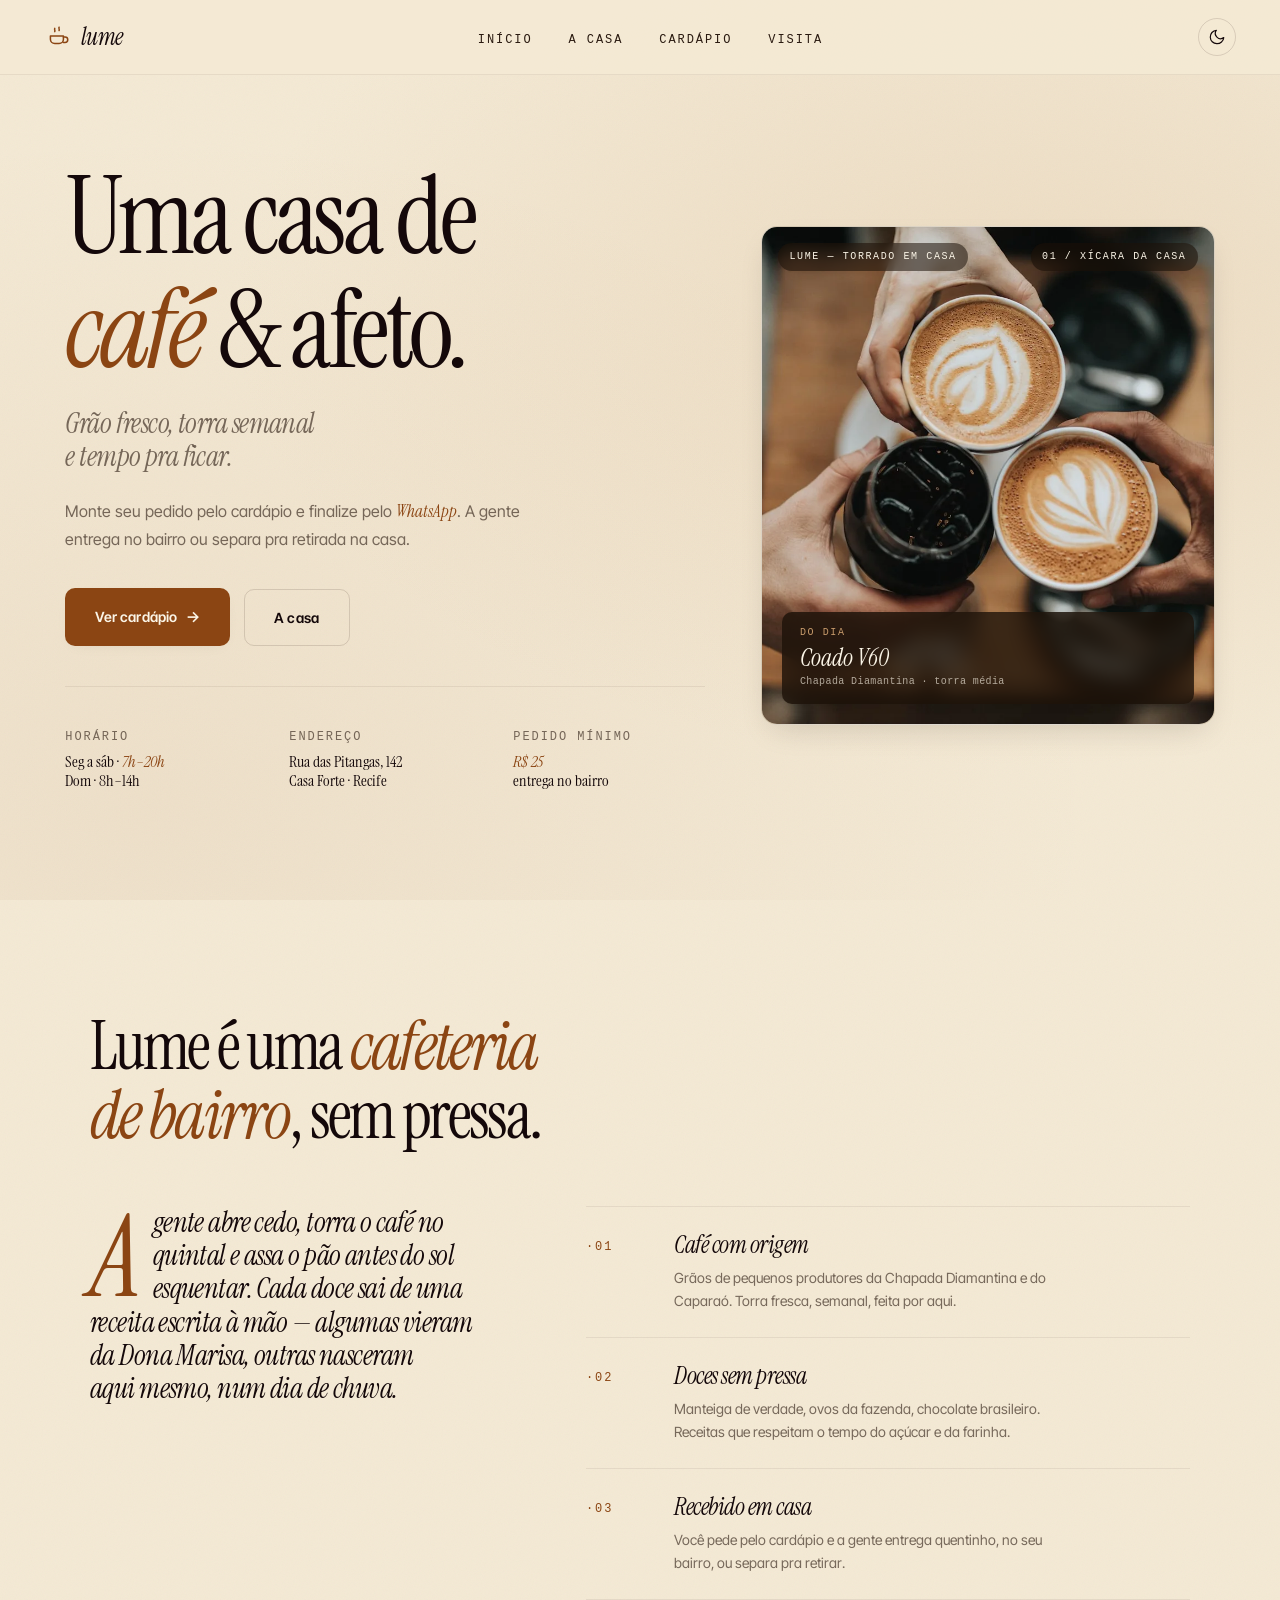
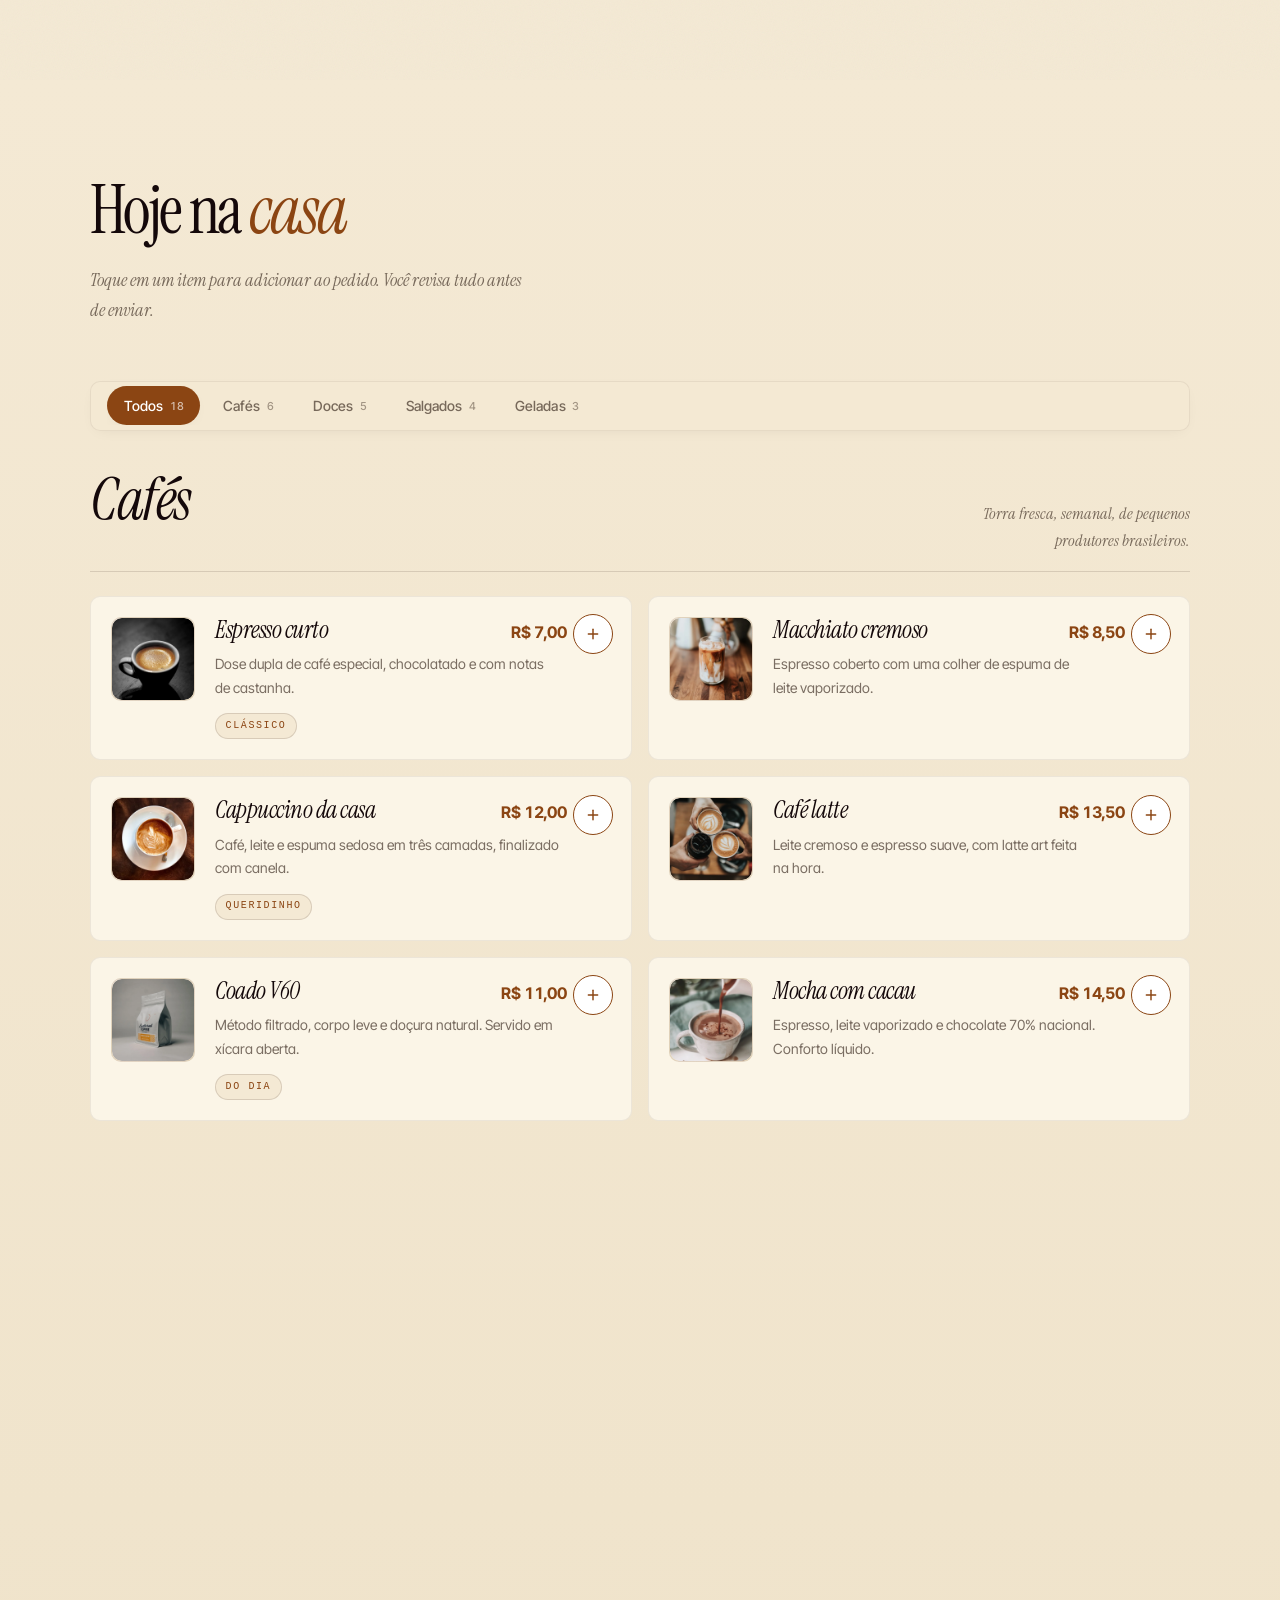
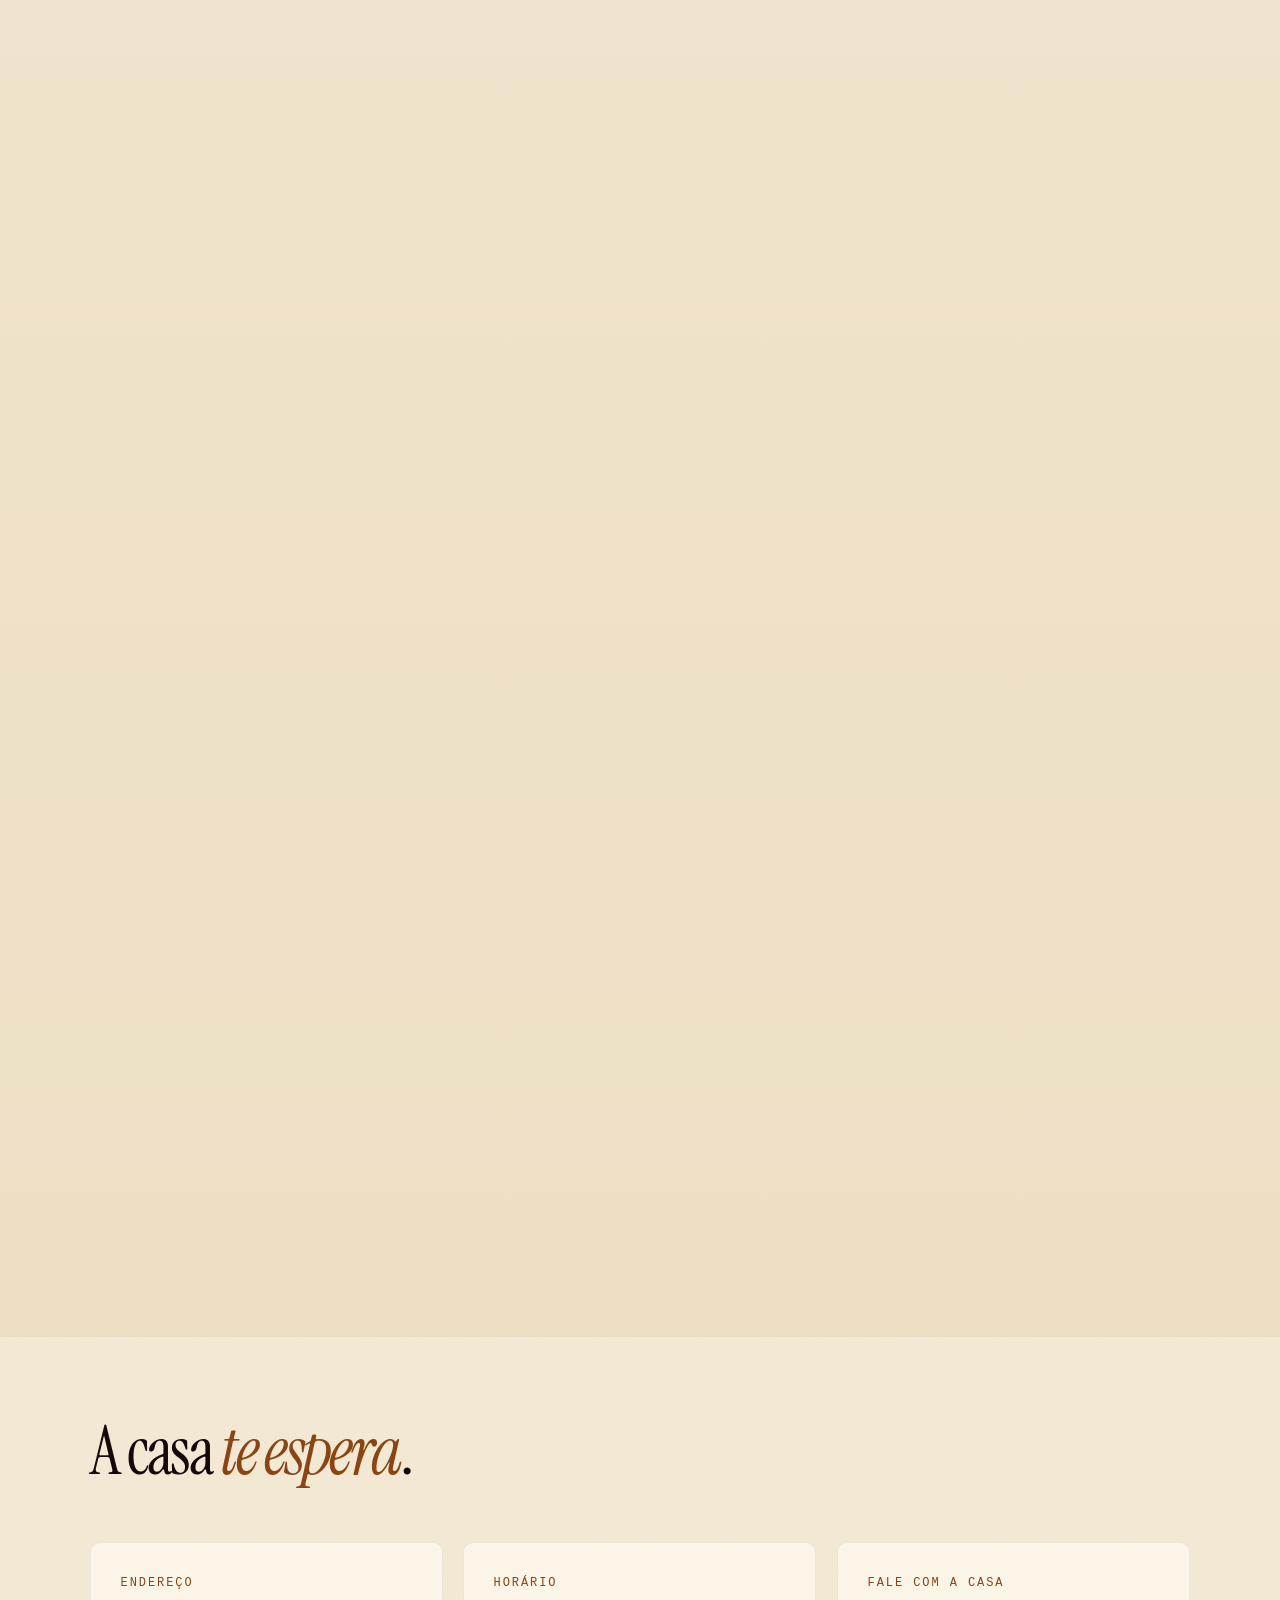
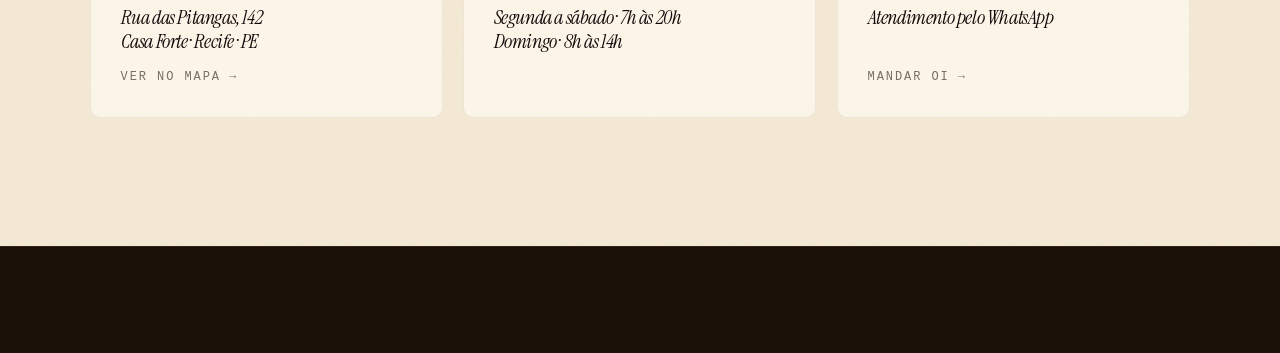
<file: index.html>
<!DOCTYPE html>
<html lang="pt-br">
  <head>
    <meta charset="UTF-8" />
    <meta name="author" content="João Pedro · dev.Kappiushon" />
    <meta
      name="description"
      content="Lume — café & confeitaria. Cardápio digital com pedido pelo WhatsApp. Cafés especiais, doces de confeitaria e quitutes para acompanhar o seu dia."
    />
    <meta
      name="keywords"
      content="cardápio digital, café, confeitaria, lume, cafeteria, pedido whatsapp, menu online, doces, café especial, recife"
    />
    <meta name="viewport" content="width=device-width, initial-scale=1.0" />
    <meta name="theme-color" content="#f5ebd8" />
    <meta name="copyright" content="João Pedro 2026" />
    <meta http-equiv="content-language" content="pt-br" />
    <meta property="og:title" content="Lume · café & confeitaria" />
    <meta property="og:description" content="Cardápio digital. Peça pelo WhatsApp em segundos." />
    <meta property="og:type" content="website" />
    <meta property="og:site_name" content="Lume" />
    <meta property="og:locale" content="pt_BR" />
    <meta name="twitter:card" content="summary_large_image" />
    <meta name="twitter:creator" content="@devkappiushon" />
    <meta name="robots" content="index, follow" />
    <link rel="preload" as="image" href="assets/images/hero/coffee.webp" type="image/webp" fetchpriority="high" />
    <link rel="preconnect" href="https://fonts.googleapis.com" />
    <link rel="preconnect" href="https://fonts.gstatic.com" crossorigin />
    <link
      href="https://fonts.googleapis.com/css2?family=Instrument+Serif:ital@0;1&family=Inter+Tight:wght@400;500;600;700;800&display=swap"
      rel="stylesheet"
    />
    <link rel="stylesheet" href="assets/css/style.css" />
    <link rel="icon" type="image/svg+xml" href="assets/favicon.svg" />
    <title>Lume · café & confeitaria</title>
    <script>
      // Theme bootstrap: aplica antes do paint (anti-flash) e wirea o toggle
      // direto aqui (não depende de ES modules) — garante que funcione
      // mesmo em browsers/contextos que bloqueiem modules.
      (() => {
        const KEY = 'lume.theme';
        const COLORS = { light: '#f5ebd8', dark: '#1c1108' };
        const root = document.documentElement;

        const read = () => { try { return localStorage.getItem(KEY); } catch { return null; } };
        const write = (v) => { try { localStorage.setItem(KEY, v); } catch {} };
        const prefers = () => window.matchMedia('(prefers-color-scheme: dark)').matches;

        const apply = (theme, persist) => {
          // Swap instantâneo: desliga transitions enquanto troca o tema
          // (evita animar 17+ seletores simultaneamente em hardware antigo).
          root.classList.add('theme-changing');
          root.dataset.theme = theme;
          if (persist) write(theme);
          const meta = document.querySelector('meta[name="theme-color"]');
          if (meta) meta.setAttribute('content', COLORS[theme] || COLORS.light);
          const btn = document.getElementById('theme-toggle');
          if (btn) btn.setAttribute('aria-label', theme === 'dark' ? 'Mudar para tema claro' : 'Mudar para tema escuro');
          // 2 RAFs garante que o paint do novo tema aconteceu antes de
          // reabilitar transitions (senão ainda anima do estado antigo).
          requestAnimationFrame(() => {
            requestAnimationFrame(() => {
              root.classList.remove('theme-changing');
            });
          });
        };

        // estado inicial (anti-flash)
        apply(read() || (prefers() ? 'dark' : 'light'), false);

        // wire o botão assim que existir no DOM
        const wire = () => {
          const btn = document.getElementById('theme-toggle');
          if (!btn || btn.dataset.wired) return;
          btn.dataset.wired = '1';
          btn.addEventListener('click', () => {
            apply(root.dataset.theme === 'dark' ? 'light' : 'dark', true);
          });
        };
        if (document.readyState !== 'loading') wire();
        else document.addEventListener('DOMContentLoaded', wire);

        // segue o SO se não houver override salvo
        window.matchMedia('(prefers-color-scheme: dark)').addEventListener('change', (e) => {
          if (read()) return;
          apply(e.matches ? 'dark' : 'light', false);
        });
      })();
    </script>
  </head>

  <body>
    <header class="header" id="header">
      <div class="container">
        <a href="#home" class="logo" aria-label="Lume — voltar ao topo">
          <span class="logo-mark" aria-hidden="true">
            <svg viewBox="0 0 24 24" fill="none" stroke="currentColor" stroke-width="1.4" stroke-linecap="round" stroke-linejoin="round">
              <path d="M5 11h12v3a4 4 0 0 1-4 4H9a4 4 0 0 1-4-4v-3z"/>
              <path d="M17 12h1.5a2.5 2.5 0 0 1 0 5H17"/>
              <path d="M9 4c-.6 1 .6 2 0 3"/>
              <path d="M13 3c-.6 1 .6 2 0 3"/>
            </svg>
          </span>
          <span class="logo-text">lume</span>
        </a>
        <nav class="navbar" id="navbar" aria-label="Navegação principal">
          <ul>
            <li><a href="#home">Início</a></li>
            <li><a href="#sobre">A casa</a></li>
            <li><a href="#cardapio">Cardápio</a></li>
            <li><a href="#contato">Visita</a></li>
          </ul>
        </nav>
        <button class="theme-toggle" id="theme-toggle" type="button" aria-label="Alternar tema claro e escuro">
          <svg class="icon-moon" viewBox="0 0 24 24" fill="none" stroke="currentColor" stroke-width="1.6" stroke-linecap="round" stroke-linejoin="round" aria-hidden="true">
            <path d="M21 12.79A9 9 0 1 1 11.21 3 7 7 0 0 0 21 12.79z"/>
          </svg>
          <svg class="icon-sun" viewBox="0 0 24 24" fill="none" stroke="currentColor" stroke-width="1.6" stroke-linecap="round" stroke-linejoin="round" aria-hidden="true">
            <circle cx="12" cy="12" r="4.5"/>
            <line x1="12" y1="2" x2="12" y2="4"/>
            <line x1="12" y1="20" x2="12" y2="22"/>
            <line x1="4.93" y1="4.93" x2="6.34" y2="6.34"/>
            <line x1="17.66" y1="17.66" x2="19.07" y2="19.07"/>
            <line x1="2" y1="12" x2="4" y2="12"/>
            <line x1="20" y1="12" x2="22" y2="12"/>
            <line x1="4.93" y1="19.07" x2="6.34" y2="17.66"/>
            <line x1="17.66" y1="6.34" x2="19.07" y2="4.93"/>
          </svg>
        </button>
        <div class="menu-toggle" id="menu-toggle" role="button" aria-label="Abrir menu" aria-expanded="false" tabindex="0">
          <span class="bar"></span>
          <span class="bar"></span>
          <span class="bar"></span>
        </div>
      </div>
    </header>

    <main id="home" class="home">
      <div class="scroll-progress" id="scroll-progress" aria-hidden="true"></div>

      <!-- ── Hero ─────────────────────────── -->
      <section class="hero">
        <div class="container">
          <div class="hero-grid">
            <div class="hero-content">
              <h1>Uma casa de <em>café</em> &amp; afeto.</h1>
              <p class="hero-tagline">Grão fresco, torra semanal e tempo pra ficar.</p>
              <p class="lead">Monte seu pedido pelo cardápio e finalize pelo <em>WhatsApp</em>. A gente entrega no bairro ou separa pra retirada na casa.</p>
              <div class="hero-ctas">
                <a href="#cardapio" class="btn-hero btn-magnetic">Ver cardápio</a>
                <a href="#sobre" class="btn-hero-outline">A casa</a>
              </div>
              <div class="hero-meta">
                <div class="hero-meta-item">
                  <span class="hero-meta-label">Horário</span>
                  <span class="hero-meta-value">Seg a sáb · <strong>7h–20h</strong><br/>Dom · 8h–14h</span>
                </div>
                <div class="hero-meta-item">
                  <span class="hero-meta-label">Endereço</span>
                  <span class="hero-meta-value">Rua das Pitangas, 142<br/>Casa Forte · Recife</span>
                </div>
                <div class="hero-meta-item">
                  <span class="hero-meta-label">Pedido mínimo</span>
                  <span class="hero-meta-value"><strong>R$ 25</strong><br/>entrega no bairro</span>
                </div>
              </div>
            </div>

            <aside class="hero-art" aria-hidden="true">
              <div class="hero-art-frame">
                <picture>
                  <source srcset="assets/images/hero/coffee.webp" type="image/webp" />
                  <img class="hero-art-photo"
                       src="assets/images/hero/coffee.jpg"
                       alt=""
                       loading="eager"
                       decoding="async" />
                </picture>
                <div class="hero-art-tag">
                  <span class="hero-art-tag-eyebrow">do dia</span>
                  <span class="hero-art-tag-name">Coado V60</span>
                  <span class="hero-art-tag-meta">Chapada Diamantina · torra média</span>
                </div>
              </div>
            </aside>
          </div>
        </div>
      </section>

      <!-- ── Sobre a casa ─────────────────── -->
      <section id="sobre" class="about">
        <div class="container">
          <header class="section-head reveal">
            <h2 class="section-title">Lume é uma <em>cafeteria de bairro</em>, sem pressa.</h2>
          </header>
          <div class="about-grid">
            <p class="about-lead reveal">
              A gente abre cedo, torra o café no quintal e assa o pão antes do sol esquentar. Cada doce sai de uma receita escrita à mão — algumas vieram da Dona Marisa, outras nasceram aqui mesmo, num dia de chuva.
            </p>
            <ul class="about-pillars">
              <li class="reveal">
                <span class="pillar-num">·01</span>
                <h3>Café com origem</h3>
                <p>Grãos de pequenos produtores da Chapada Diamantina e do Caparaó. Torra fresca, semanal, feita por aqui.</p>
              </li>
              <li class="reveal">
                <span class="pillar-num">·02</span>
                <h3>Doces sem pressa</h3>
                <p>Manteiga de verdade, ovos da fazenda, chocolate brasileiro. Receitas que respeitam o tempo do açúcar e da farinha.</p>
              </li>
              <li class="reveal">
                <span class="pillar-num">·03</span>
                <h3>Recebido em casa</h3>
                <p>Você pede pelo cardápio e a gente entrega quentinho, no seu bairro, ou separa pra retirar.</p>
              </li>
            </ul>
          </div>
        </div>
      </section>

      <!-- ── Cardápio ─────────────────────── -->
      <section id="cardapio" class="menu-section">
        <div class="container">
          <header class="section-head reveal">
            <h2 class="section-title">Hoje na <em>casa</em></h2>
            <p class="section-sub">Toque em um item para adicionar ao pedido. Você revisa tudo antes de enviar.</p>
          </header>

          <div class="menu-tabs-wrap" id="menu-tabs-wrap">
            <div class="menu-tabs reveal" role="tablist" aria-label="Categorias do cardápio" id="menu-tabs">
              <!-- pills injetados via JS a partir de data/menu.js -->
            </div>
          </div>

          <div class="menu-list" id="menu-list" aria-live="polite">
            <!-- categorias e linhas injetados via JS -->
          </div>
        </div>
      </section>

      <!-- ── Visita / Contato ─────────────── -->
      <section id="contato" class="visit">
        <div class="container">
          <header class="section-head reveal">
            <h2 class="section-title">A casa <em>te espera</em>.</h2>
          </header>
          <div class="visit-grid">
            <div class="visit-card reveal">
              <span class="visit-label">Endereço</span>
              <p>Rua das Pitangas, 142<br/>Casa Forte · Recife · PE</p>
              <a href="https://maps.google.com/?q=Casa+Forte+Recife" target="_blank" rel="noopener" class="link-arrow">Ver no mapa <span aria-hidden="true">→</span></a>
            </div>
            <div class="visit-card reveal">
              <span class="visit-label">Horário</span>
              <p>Segunda a sábado · 7h às 20h<br/>Domingo · 8h às 14h</p>
            </div>
            <div class="visit-card reveal">
              <span class="visit-label">Fale com a casa</span>
              <p>Atendimento pelo WhatsApp</p>
              <a href="#" class="link-arrow">Mandar oi <span aria-hidden="true">→</span></a>
            </div>
          </div>
        </div>
      </section>
    </main>

    <footer class="footer" id="footer">
      <div class="footer-left">
        <p>© 2026 <b>Lume</b> · café &amp; confeitaria</p>
      </div>
      <div class="footer-social">
        <a href="#" aria-label="Instagram">
          <svg viewBox="0 0 24 24" fill="none" stroke="currentColor" stroke-width="1.6" stroke-linecap="round" stroke-linejoin="round"><rect x="2" y="2" width="20" height="20" rx="5"/><circle cx="12" cy="12" r="4"/><line x1="17.5" y1="6.5" x2="17.51" y2="6.5"/></svg>
        </a>
        <a href="#" aria-label="WhatsApp">
          <svg viewBox="0 0 24 24" fill="currentColor"><path d="M17.472 14.382c-.297-.149-1.758-.867-2.03-.967-.273-.099-.471-.148-.67.15-.197.297-.767.966-.94 1.164-.173.199-.347.223-.644.075-.297-.15-1.255-.463-2.39-1.475-.883-.788-1.48-1.761-1.653-2.059-.173-.297-.018-.458.13-.606.134-.133.298-.347.446-.52.149-.174.198-.298.298-.497.099-.198.05-.371-.025-.52-.075-.149-.669-1.612-.916-2.207-.242-.579-.487-.5-.669-.51-.173-.008-.371-.01-.57-.01-.198 0-.52.074-.792.372-.272.297-1.04 1.016-1.04 2.479 0 1.462 1.065 2.875 1.213 3.074.149.198 2.096 3.2 5.077 4.487.709.306 1.262.489 1.694.625.712.227 1.36.195 1.871.118.571-.085 1.758-.719 2.006-1.413.248-.694.248-1.289.173-1.413-.074-.124-.272-.198-.57-.347m-5.421 7.403h-.004a9.87 9.87 0 01-5.031-1.378l-.361-.214-3.741.982.998-3.648-.235-.374a9.86 9.86 0 01-1.51-5.26c.001-5.45 4.436-9.884 9.888-9.884 2.64 0 5.122 1.03 6.988 2.898a9.825 9.825 0 012.893 6.994c-.003 5.45-4.437 9.884-9.885 9.884m8.413-18.297A11.815 11.815 0 0012.05 0C5.495 0 .16 5.335.157 11.892c0 2.096.547 4.142 1.588 5.945L.057 24l6.305-1.654a11.882 11.882 0 005.683 1.448h.005c6.554 0 11.89-5.335 11.893-11.893a11.821 11.821 0 00-3.48-8.413z"/></svg>
        </a>
      </div>
      <div class="footer-right">
        <a class="footer-mark" href="https://montesouza.dev" target="_blank" rel="noopener">
          <span class="footer-mark-by">by</span>
          <span class="footer-mark-name">MONTESOUZA.DEV</span>
          <span class="footer-mark-arrow" aria-hidden="true">→</span>
        </a>
      </div>
    </footer>

    <!-- ── Cart FAB (botão flutuante do carrinho) ── -->
    <button class="cart-fab" id="cart-fab" aria-label="Abrir pedido" aria-controls="cart-drawer" aria-expanded="false">
      <svg viewBox="0 0 24 24" fill="none" stroke="currentColor" stroke-width="1.7" stroke-linecap="round" stroke-linejoin="round" aria-hidden="true">
        <path d="M3 4h2l2.4 12.2a2 2 0 0 0 2 1.6h8.8a2 2 0 0 0 2-1.6L22 8H6"/>
        <circle cx="9" cy="21" r="1.5"/>
        <circle cx="18" cy="21" r="1.5"/>
      </svg>
      <span class="cart-fab-badge" id="cart-fab-badge" aria-hidden="true">0</span>
      <span class="cart-fab-label">Pedido</span>
    </button>

    <!-- ── Sticky cart bar (mobile) ────── -->
    <button class="cart-sticky" id="cart-sticky" type="button" aria-label="Abrir pedido" aria-controls="cart-drawer">
      <span class="cart-sticky-left">
        <span class="cart-sticky-count" id="cart-sticky-count">0</span>
        <span class="cart-sticky-divider" aria-hidden="true"></span>
        <span class="cart-sticky-meta">
          <span class="cart-sticky-label">Seu pedido</span>
          <span class="cart-sticky-total" id="cart-sticky-total">R$ 0,00</span>
        </span>
      </span>
      <span class="cart-sticky-cta">
        Ver pedido
        <svg viewBox="0 0 24 24" fill="none" stroke="currentColor" stroke-width="1.8" stroke-linecap="round" stroke-linejoin="round" aria-hidden="true">
          <path d="M5 12h14M13 5l7 7-7 7"/>
        </svg>
      </span>
    </button>

    <!-- ── Cart Drawer ───────────────────── -->
    <aside class="cart-drawer" id="cart-drawer" aria-label="Seu pedido" aria-hidden="true" tabindex="-1">
      <header class="cart-drawer-head">
        <div>
          <span class="section-num">Seu pedido</span>
          <h3>Cestinha da casa</h3>
        </div>
        <button class="cart-drawer-close" id="cart-drawer-close" aria-label="Fechar pedido">
          <svg viewBox="0 0 24 24" fill="none" stroke="currentColor" stroke-width="1.7" stroke-linecap="round" stroke-linejoin="round"><line x1="18" y1="6" x2="6" y2="18"/><line x1="6" y1="6" x2="18" y2="18"/></svg>
        </button>
      </header>

      <div class="cart-drawer-body" id="cart-drawer-body">
        <!-- itens injetados via JS; estado vazio renderizado se cart vazio -->
      </div>

      <footer class="cart-drawer-foot" id="cart-drawer-foot" hidden>
        <div class="cart-totals">
          <span>Subtotal</span>
          <strong id="cart-total">R$ 0,00</strong>
        </div>
        <button class="btn-hero btn-magnetic cart-checkout-btn" id="cart-checkout-btn">
          Finalizar pelo WhatsApp
        </button>
        <button class="cart-clear-btn" id="cart-clear-btn">limpar pedido</button>
      </footer>
    </aside>
    <div class="cart-overlay" id="cart-overlay" aria-hidden="true"></div>

    <!-- ── Checkout Modal ────────────────── -->
    <div class="checkout-modal" id="checkout-modal" role="dialog" aria-modal="true" aria-labelledby="checkout-title" aria-hidden="true">
      <div class="checkout-modal-inner">
        <header class="checkout-modal-head">
          <span class="section-num">Finalizar</span>
          <h3 id="checkout-title">Quase lá. Confirma os dados:</h3>
          <button class="checkout-modal-close" id="checkout-modal-close" aria-label="Fechar">
            <svg viewBox="0 0 24 24" fill="none" stroke="currentColor" stroke-width="1.7" stroke-linecap="round" stroke-linejoin="round"><line x1="18" y1="6" x2="6" y2="18"/><line x1="6" y1="6" x2="18" y2="18"/></svg>
          </button>
        </header>

        <form id="checkout-form" class="checkout-form" novalidate>
          <label class="field">
            <span>Nome</span>
            <input type="text" id="ck-nome" name="nome" required autocomplete="name" placeholder="Seu primeiro nome" />
          </label>

          <fieldset class="field-group">
            <legend>Como prefere receber?</legend>
            <label class="radio">
              <input type="radio" name="entrega" value="entrega" checked />
              <span>Entrega · no bairro</span>
            </label>
            <label class="radio">
              <input type="radio" name="entrega" value="retirada" />
              <span>Retirada · na casa</span>
            </label>
          </fieldset>

          <label class="field" id="ck-endereco-wrap">
            <span>Endereço</span>
            <input type="text" id="ck-endereco" name="endereco" placeholder="Rua, número, complemento" autocomplete="street-address" />
          </label>

          <label class="field">
            <span>Forma de pagamento</span>
            <select id="ck-pagamento" name="pagamento">
              <option value="pix">Pix · na entrega</option>
              <option value="dinheiro">Dinheiro · na entrega</option>
              <option value="cartao">Cartão · maquininha</option>
            </select>
          </label>

          <label class="field">
            <span>Algo a mais? <em class="optional">(opcional)</em></span>
            <textarea id="ck-obs" name="observacao" rows="2" placeholder="Sem açúcar no café, troco para R$ 50…"></textarea>
          </label>

          <div class="checkout-form-actions">
            <button type="button" class="btn-hero-outline" id="ck-back">Voltar ao pedido</button>
            <button type="submit" class="btn-hero btn-magnetic">Enviar pelo WhatsApp</button>
          </div>
        </form>
      </div>
    </div>

    <script type="module" src="assets/js/main.js"></script>
  </body>
</html>
</file>
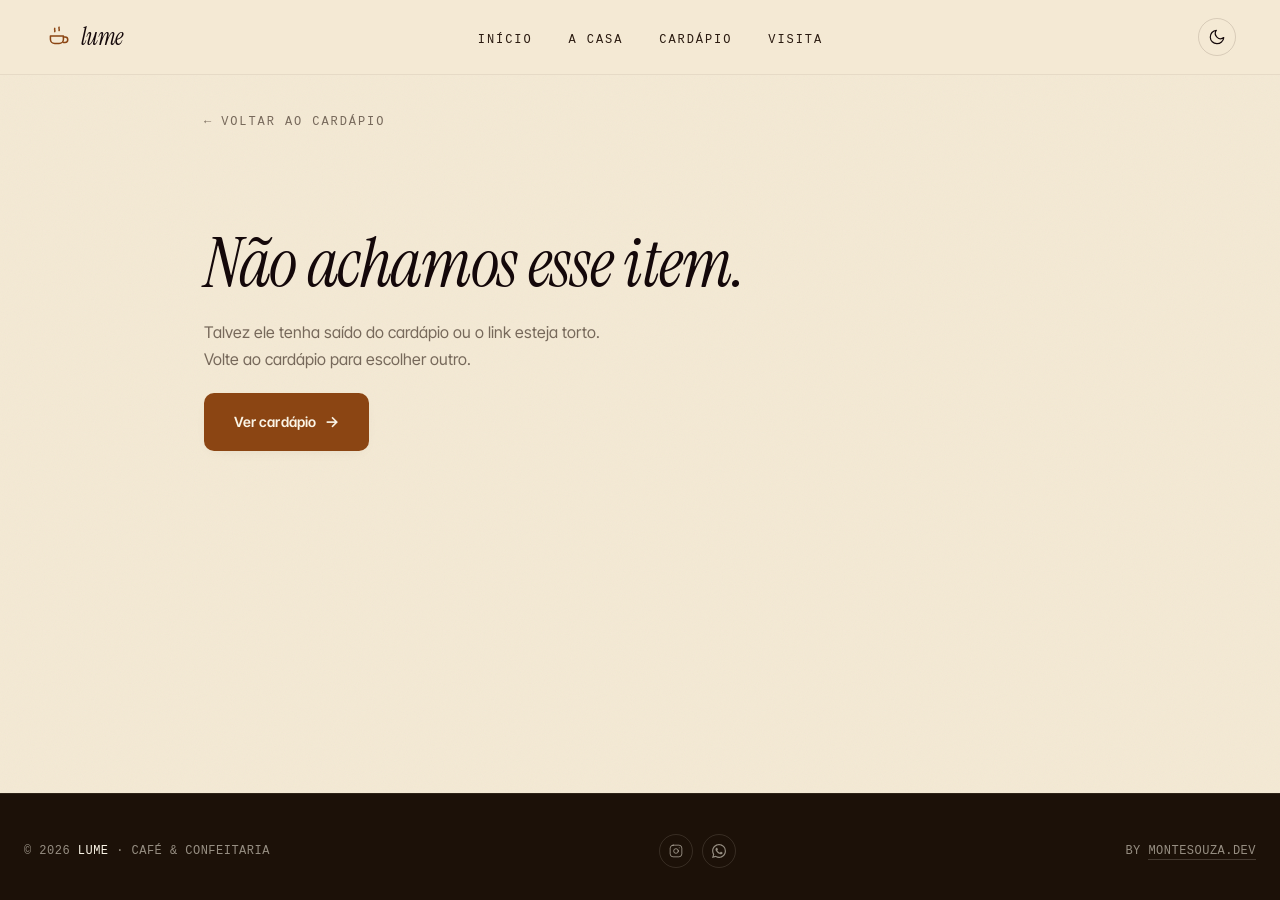
<file: item.html>
<!DOCTYPE html>
<html lang="pt-br">
  <head>
    <meta charset="UTF-8" />
    <meta name="author" content="João Pedro · dev.Kappiushon" />
    <meta name="description" content="Detalhe do item — Lume café & confeitaria." id="meta-description" />
    <meta
      name="keywords"
      content="cardápio digital, café, confeitaria, lume, cafeteria, pedido whatsapp, menu online, doces, café especial, recife"
    />
    <meta name="viewport" content="width=device-width, initial-scale=1.0" />
    <meta name="theme-color" content="#f5ebd8" />
    <meta name="copyright" content="João Pedro 2026" />
    <meta http-equiv="content-language" content="pt-br" />
    <meta property="og:title" content="Lume · café & confeitaria" />
    <meta property="og:description" content="Cardápio digital. Peça pelo WhatsApp em segundos." />
    <meta property="og:type" content="article" />
    <meta property="og:site_name" content="Lume" />
    <meta property="og:locale" content="pt_BR" />
    <meta name="twitter:card" content="summary_large_image" />
    <meta name="twitter:creator" content="@devkappiushon" />
    <meta name="robots" content="index, follow" />
    <link rel="preconnect" href="https://fonts.googleapis.com" />
    <link rel="preconnect" href="https://fonts.gstatic.com" crossorigin />
    <link
      href="https://fonts.googleapis.com/css2?family=Instrument+Serif:ital@0;1&family=Inter+Tight:wght@400;500;600;700;800&display=swap"
      rel="stylesheet"
    />
    <link rel="stylesheet" href="assets/css/style.css" />
    <link rel="icon" type="image/svg+xml" href="assets/favicon.svg" />
    <title>Lume · café & confeitaria</title>
    <script>
      (() => {
        const KEY = 'lume.theme';
        const COLORS = { light: '#f5ebd8', dark: '#1c1108' };
        const root = document.documentElement;
        const read = () => { try { return localStorage.getItem(KEY); } catch { return null; } };
        const write = (v) => { try { localStorage.setItem(KEY, v); } catch {} };
        const prefers = () => window.matchMedia('(prefers-color-scheme: dark)').matches;
        const apply = (theme, persist) => {
          // Swap instantâneo: desliga transitions enquanto troca o tema
          // (evita animar 17+ seletores simultaneamente em hardware antigo).
          root.classList.add('theme-changing');
          root.dataset.theme = theme;
          if (persist) write(theme);
          const meta = document.querySelector('meta[name="theme-color"]');
          if (meta) meta.setAttribute('content', COLORS[theme] || COLORS.light);
          const btn = document.getElementById('theme-toggle');
          if (btn) btn.setAttribute('aria-label', theme === 'dark' ? 'Mudar para tema claro' : 'Mudar para tema escuro');
          requestAnimationFrame(() => {
            requestAnimationFrame(() => {
              root.classList.remove('theme-changing');
            });
          });
        };
        apply(read() || (prefers() ? 'dark' : 'light'), false);
        const wire = () => {
          const btn = document.getElementById('theme-toggle');
          if (!btn || btn.dataset.wired) return;
          btn.dataset.wired = '1';
          btn.addEventListener('click', () => {
            apply(root.dataset.theme === 'dark' ? 'light' : 'dark', true);
          });
        };
        if (document.readyState !== 'loading') wire();
        else document.addEventListener('DOMContentLoaded', wire);
        window.matchMedia('(prefers-color-scheme: dark)').addEventListener('change', (e) => {
          if (read()) return;
          apply(e.matches ? 'dark' : 'light', false);
        });
      })();
    </script>
  </head>

  <body>
    <header class="header" id="header">
      <div class="container">
        <a href="index.html#home" class="logo" aria-label="Lume — voltar à home">
          <span class="logo-mark" aria-hidden="true">
            <svg viewBox="0 0 24 24" fill="none" stroke="currentColor" stroke-width="1.4" stroke-linecap="round" stroke-linejoin="round">
              <path d="M5 11h12v3a4 4 0 0 1-4 4H9a4 4 0 0 1-4-4v-3z"/>
              <path d="M17 12h1.5a2.5 2.5 0 0 1 0 5H17"/>
              <path d="M9 4c-.6 1 .6 2 0 3"/>
              <path d="M13 3c-.6 1 .6 2 0 3"/>
            </svg>
          </span>
          <span class="logo-text">lume</span>
        </a>
        <nav class="navbar" id="navbar" aria-label="Navegação principal">
          <ul>
            <li><a href="index.html#home">Início</a></li>
            <li><a href="index.html#sobre">A casa</a></li>
            <li><a href="index.html#cardapio">Cardápio</a></li>
            <li><a href="index.html#contato">Visita</a></li>
          </ul>
        </nav>
        <button class="theme-toggle" id="theme-toggle" type="button" aria-label="Alternar tema claro e escuro">
          <svg class="icon-moon" viewBox="0 0 24 24" fill="none" stroke="currentColor" stroke-width="1.6" stroke-linecap="round" stroke-linejoin="round" aria-hidden="true">
            <path d="M21 12.79A9 9 0 1 1 11.21 3 7 7 0 0 0 21 12.79z"/>
          </svg>
          <svg class="icon-sun" viewBox="0 0 24 24" fill="none" stroke="currentColor" stroke-width="1.6" stroke-linecap="round" stroke-linejoin="round" aria-hidden="true">
            <circle cx="12" cy="12" r="4.5"/>
            <line x1="12" y1="2" x2="12" y2="4"/>
            <line x1="12" y1="20" x2="12" y2="22"/>
            <line x1="4.93" y1="4.93" x2="6.34" y2="6.34"/>
            <line x1="17.66" y1="17.66" x2="19.07" y2="19.07"/>
            <line x1="2" y1="12" x2="4" y2="12"/>
            <line x1="20" y1="12" x2="22" y2="12"/>
            <line x1="4.93" y1="19.07" x2="6.34" y2="17.66"/>
            <line x1="17.66" y1="6.34" x2="19.07" y2="4.93"/>
          </svg>
        </button>
        <div class="menu-toggle" id="menu-toggle" role="button" aria-label="Abrir menu" aria-expanded="false" tabindex="0">
          <span class="bar"></span>
          <span class="bar"></span>
          <span class="bar"></span>
        </div>
      </div>
    </header>

    <main class="item-page" id="home">
      <div class="scroll-progress" id="scroll-progress" aria-hidden="true"></div>

      <article class="item-detail container" id="item-detail" aria-live="polite">
        <!-- Conteúdo injetado pelo item.js a partir de ?id=<slug> -->
      </article>
    </main>

    <footer class="footer" id="footer">
      <div class="footer-left">
        <p>© 2026 <b>Lume</b> · café &amp; confeitaria</p>
      </div>
      <div class="footer-social">
        <a href="#" aria-label="Instagram">
          <svg viewBox="0 0 24 24" fill="none" stroke="currentColor" stroke-width="1.6" stroke-linecap="round" stroke-linejoin="round"><rect x="2" y="2" width="20" height="20" rx="5"/><circle cx="12" cy="12" r="4"/><line x1="17.5" y1="6.5" x2="17.51" y2="6.5"/></svg>
        </a>
        <a href="#" aria-label="WhatsApp">
          <svg viewBox="0 0 24 24" fill="currentColor"><path d="M17.472 14.382c-.297-.149-1.758-.867-2.03-.967-.273-.099-.471-.148-.67.15-.197.297-.767.966-.94 1.164-.173.199-.347.223-.644.075-.297-.15-1.255-.463-2.39-1.475-.883-.788-1.48-1.761-1.653-2.059-.173-.297-.018-.458.13-.606.134-.133.298-.347.446-.52.149-.174.198-.298.298-.497.099-.198.05-.371-.025-.52-.075-.149-.669-1.612-.916-2.207-.242-.579-.487-.5-.669-.51-.173-.008-.371-.01-.57-.01-.198 0-.52.074-.792.372-.272.297-1.04 1.016-1.04 2.479 0 1.462 1.065 2.875 1.213 3.074.149.198 2.096 3.2 5.077 4.487.709.306 1.262.489 1.694.625.712.227 1.36.195 1.871.118.571-.085 1.758-.719 2.006-1.413.248-.694.248-1.289.173-1.413-.074-.124-.272-.198-.57-.347m-5.421 7.403h-.004a9.87 9.87 0 01-5.031-1.378l-.361-.214-3.741.982.998-3.648-.235-.374a9.86 9.86 0 01-1.51-5.26c.001-5.45 4.436-9.884 9.888-9.884 2.64 0 5.122 1.03 6.988 2.898a9.825 9.825 0 012.893 6.994c-.003 5.45-4.437 9.884-9.885 9.884m8.413-18.297A11.815 11.815 0 0012.05 0C5.495 0 .16 5.335.157 11.892c0 2.096.547 4.142 1.588 5.945L.057 24l6.305-1.654a11.882 11.882 0 005.683 1.448h.005c6.554 0 11.89-5.335 11.893-11.893a11.821 11.821 0 00-3.48-8.413z"/></svg>
        </a>
      </div>
      <div class="footer-right">
        <p>by <a href="https://montesouza.dev" target="_blank" rel="noopener">montesouza.dev</a></p>
      </div>
    </footer>

    <!-- Cart FAB -->
    <button class="cart-fab" id="cart-fab" aria-label="Abrir pedido" aria-controls="cart-drawer" aria-expanded="false">
      <svg viewBox="0 0 24 24" fill="none" stroke="currentColor" stroke-width="1.7" stroke-linecap="round" stroke-linejoin="round" aria-hidden="true">
        <path d="M3 4h2l2.4 12.2a2 2 0 0 0 2 1.6h8.8a2 2 0 0 0 2-1.6L22 8H6"/>
        <circle cx="9" cy="21" r="1.5"/>
        <circle cx="18" cy="21" r="1.5"/>
      </svg>
      <span class="cart-fab-badge" id="cart-fab-badge" aria-hidden="true">0</span>
      <span class="cart-fab-label">Pedido</span>
    </button>

    <!-- Sticky cart bar (mobile) -->
    <button class="cart-sticky" id="cart-sticky" type="button" aria-label="Abrir pedido" aria-controls="cart-drawer">
      <span class="cart-sticky-left">
        <span class="cart-sticky-count" id="cart-sticky-count">0</span>
        <span class="cart-sticky-divider" aria-hidden="true"></span>
        <span class="cart-sticky-meta">
          <span class="cart-sticky-label">Seu pedido</span>
          <span class="cart-sticky-total" id="cart-sticky-total">R$ 0,00</span>
        </span>
      </span>
      <span class="cart-sticky-cta">
        Ver pedido
        <svg viewBox="0 0 24 24" fill="none" stroke="currentColor" stroke-width="1.8" stroke-linecap="round" stroke-linejoin="round" aria-hidden="true">
          <path d="M5 12h14M13 5l7 7-7 7"/>
        </svg>
      </span>
    </button>

    <!-- Cart Drawer -->
    <aside class="cart-drawer" id="cart-drawer" aria-label="Seu pedido" aria-hidden="true" tabindex="-1">
      <header class="cart-drawer-head">
        <div>
          <span class="section-num">Seu pedido</span>
          <h3>Cestinha da casa</h3>
        </div>
        <button class="cart-drawer-close" id="cart-drawer-close" aria-label="Fechar pedido">
          <svg viewBox="0 0 24 24" fill="none" stroke="currentColor" stroke-width="1.7" stroke-linecap="round" stroke-linejoin="round"><line x1="18" y1="6" x2="6" y2="18"/><line x1="6" y1="6" x2="18" y2="18"/></svg>
        </button>
      </header>
      <div class="cart-drawer-body" id="cart-drawer-body"></div>
      <footer class="cart-drawer-foot" id="cart-drawer-foot" hidden>
        <div class="cart-totals">
          <span>Subtotal</span>
          <strong id="cart-total">R$ 0,00</strong>
        </div>
        <button class="btn-hero btn-magnetic cart-checkout-btn" id="cart-checkout-btn">
          Finalizar pelo WhatsApp
        </button>
        <button class="cart-clear-btn" id="cart-clear-btn">limpar pedido</button>
      </footer>
    </aside>
    <div class="cart-overlay" id="cart-overlay" aria-hidden="true"></div>

    <!-- Checkout Modal -->
    <div class="checkout-modal" id="checkout-modal" role="dialog" aria-modal="true" aria-labelledby="checkout-title" aria-hidden="true">
      <div class="checkout-modal-inner">
        <header class="checkout-modal-head">
          <span class="section-num">Finalizar</span>
          <h3 id="checkout-title">Quase lá. Confirma os dados:</h3>
          <button class="checkout-modal-close" id="checkout-modal-close" aria-label="Fechar">
            <svg viewBox="0 0 24 24" fill="none" stroke="currentColor" stroke-width="1.7" stroke-linecap="round" stroke-linejoin="round"><line x1="18" y1="6" x2="6" y2="18"/><line x1="6" y1="6" x2="18" y2="18"/></svg>
          </button>
        </header>
        <form id="checkout-form" class="checkout-form" novalidate>
          <label class="field">
            <span>Nome</span>
            <input type="text" id="ck-nome" name="nome" required autocomplete="name" placeholder="Seu primeiro nome" />
          </label>
          <fieldset class="field-group">
            <legend>Como prefere receber?</legend>
            <label class="radio">
              <input type="radio" name="entrega" value="entrega" checked />
              <span>Entrega · no bairro</span>
            </label>
            <label class="radio">
              <input type="radio" name="entrega" value="retirada" />
              <span>Retirada · na casa</span>
            </label>
          </fieldset>
          <label class="field" id="ck-endereco-wrap">
            <span>Endereço</span>
            <input type="text" id="ck-endereco" name="endereco" placeholder="Rua, número, complemento" autocomplete="street-address" />
          </label>
          <label class="field">
            <span>Forma de pagamento</span>
            <select id="ck-pagamento" name="pagamento">
              <option value="pix">Pix · na entrega</option>
              <option value="dinheiro">Dinheiro · na entrega</option>
              <option value="cartao">Cartão · maquininha</option>
            </select>
          </label>
          <label class="field">
            <span>Algo a mais? <em class="optional">(opcional)</em></span>
            <textarea id="ck-obs" name="observacao" rows="2" placeholder="Sem açúcar no café, troco para R$ 50…"></textarea>
          </label>
          <div class="checkout-form-actions">
            <button type="button" class="btn-hero-outline" id="ck-back">Voltar ao pedido</button>
            <button type="submit" class="btn-hero btn-magnetic">Enviar pelo WhatsApp</button>
          </div>
        </form>
      </div>
    </div>

    <script type="module" src="assets/js/item.js"></script>
  </body>
</html>
</file>
<file: assets/css/style.css>
/* Reset básico */
* {
  margin: 0;
  padding: 0;
  box-sizing: border-box;
}

html, body { margin: 0; padding: 0; }

:root {
  color-scheme: light;

  /* Fontes */
  --font-display: 'Instrument Serif', 'Cormorant Garamond', Georgia, 'Times New Roman', serif;
  --font-primary: 'Inter Tight', -apple-system, system-ui, sans-serif;
  --font-mono:    ui-monospace, SFMono-Regular, Menlo, Monaco, Consolas, 'Liberation Mono', 'Courier New', monospace;

  /* Escala tipográfica */
  --text-xs:   0.75rem;
  --text-sm:   0.875rem;
  --text-base: 1rem;
  --text-lg:   1.125rem;
  --text-xl:   1.25rem;
  --text-2xl:  1.5rem;
  --text-3xl:  1.875rem;
  --text-4xl:  2.5rem;
  --text-5xl:  3.25rem;
  --text-6xl:  4.25rem;
  --text-7xl:  5.5rem;
  --text-8xl:  7rem;

  /* Pesos */
  --weight-regular:  400;
  --weight-medium:   500;
  --weight-semibold: 600;
  --weight-bold:     700;
  --weight-black:    800;

  /* Line-heights */
  --leading-tight:   1.04;
  --leading-snug:    1.18;
  --leading-normal:  1.5;
  --leading-relaxed: 1.68;

  /* Letter-spacing */
  --tracking-tighter: -0.04em;
  --tracking-tight:   -0.02em;
  --tracking-normal:  0;
  --tracking-wide:    0.04em;
  --tracking-wider:   0.16em;

  /* Paleta — clara, café & creme (light reimagine) */
  --color-bg:           #f4e9d4;          /* cream warm — fundo principal */
  --color-bg-alt:       #ecdfc4;          /* cream profundo — subseções */
  --color-bg-deep:      #1c1108;          /* espresso quase preto — footer/modal */
  --color-surface:      #fbf5e7;          /* cream paper — cards */
  --color-surface-2:    #ffffff;          /* paper white — cards elevados */
  --color-surface-3:    #f0e3c7;          /* cream tonal — hover */
  --color-border:       rgba(42, 26, 16, 0.14);
  --color-border-soft:  rgba(42, 26, 16, 0.07);
  --color-text:         #2a1a10;          /* espresso */
  --color-text-muted:   rgba(42, 26, 16, 0.62);
  --color-heading:      #14080a;          /* espresso profundo, quase preto */
  --color-accent:       #8b4513;          /* saddle brown — torra escura */
  --color-accent-warm:  #6e3411;          /* hover, mais profundo */
  --color-accent-soft:  rgba(139, 69, 19, 0.10);
  --color-milk:         #c89b6c;          /* leite com café — secondary accent */
  --color-rose:         #b6664c;          /* rose-coffee — destaques quentes */

  /* Shadows */
  --shadow-soft:   0 4px 16px -8px rgba(28, 17, 8, 0.10);
  --shadow-medium: 0 12px 32px -12px rgba(28, 17, 8, 0.18);
  --shadow-deep:   0 24px 56px -20px rgba(28, 17, 8, 0.28);

  /* Theme-aware translucent layers (precisam ser swappados no dark) */
  --color-header-bg:     rgba(244, 233, 212, 0.94);
  --color-nav-mobile-bg: rgba(244, 233, 212, 0.98);
  --color-tabs-bg:       rgba(244, 233, 212, 0.98);

  /* Radius */
  --radius-sm: 6px;
  --radius:    10px;
  --radius-lg: 16px;
  --radius-xl: 24px;
  --radius-pill: 999px;

  /* Transições */
  --ease-smooth: cubic-bezier(0.4, 0, 0.2, 1);
  --ease-out:    cubic-bezier(0.22, 1, 0.36, 1);
  --ease-bounce: cubic-bezier(0.34, 1.56, 0.64, 1);
}

/* ── Tema escuro ──────────────────────────
   Espelha a paleta para um espresso refinado, mantém Instrument Serif
   + Inter Tight, e brilha o accent (caramelo) para legibilidade no dark.
─────────────────────────────────────── */
:root[data-theme="dark"] {
  color-scheme: dark;

  --color-bg:           #1c1108;
  --color-bg-alt:       #160c05;
  --color-bg-deep:      #0a0502;
  --color-surface:      #28190d;
  --color-surface-2:    #38271a;
  --color-surface-3:    #4a3525;
  --color-border:       rgba(244, 233, 212, 0.14);
  --color-border-soft:  rgba(244, 233, 212, 0.07);
  --color-text:         #f0e3c7;
  --color-text-muted:   rgba(240, 227, 199, 0.62);
  --color-heading:      #faf2dd;
  --color-accent:       #d4a373;
  --color-accent-warm:  #c89b6c;
  --color-accent-soft:  rgba(212, 163, 115, 0.14);
  --color-milk:         #ebd0a8;
  --color-rose:         #e8997a;

  --shadow-soft:   0 4px 16px -8px rgba(0, 0, 0, 0.55);
  --shadow-medium: 0 12px 32px -12px rgba(0, 0, 0, 0.65);
  --shadow-deep:   0 24px 56px -20px rgba(0, 0, 0, 0.75);

  --color-header-bg:     rgba(28, 17, 8, 0.94);
  --color-nav-mobile-bg: rgba(28, 17, 8, 0.98);
  --color-tabs-bg:       rgba(28, 17, 8, 0.97);
}

/* Transição suave ao trocar de tema (apenas em propriedades-chave, não em tudo). */
html, body, .header, .menu-tabs-wrap, .menu-card, .visit-card, .cart-drawer,
.checkout-modal-inner, .item-related-card, .menu-card-thumb, .item-hero-art,
.hero-art-frame, .menu-tab, .btn-hero, .btn-hero-outline, .field input,
.field textarea, .field select, .radio {
  transition-property: background-color, color, border-color;
  transition-duration: 0.35s;
  transition-timing-function: var(--ease-smooth);
}

/* Durante a troca de tema desligamos todas as transitions: em hardware antigo
   (DDR3, GPU integrada) animar background+color+border em ~80 elementos ao
   mesmo tempo lagga. Swap fica instantâneo e os hovers/animações continuam
   normais nos demais momentos. */
:root.theme-changing,
:root.theme-changing *,
:root.theme-changing *::before,
:root.theme-changing *::after {
  transition: none !important;
}

html { scroll-behavior: smooth; }

body {
  min-height: 100vh;
  font-family: var(--font-primary);
  font-size: var(--text-base);
  font-weight: var(--weight-regular);
  line-height: var(--leading-relaxed);
  -webkit-font-smoothing: antialiased;
  -moz-osx-font-smoothing: grayscale;
  font-feature-settings: 'cv11', 'ss01';
  background-color: var(--color-bg);
  background-image: url("data:image/svg+xml,%3Csvg xmlns='http://www.w3.org/2000/svg' width='400' height='400'%3E%3Cfilter id='n'%3E%3CfeTurbulence type='fractalNoise' baseFrequency='0.92' numOctaves='3' stitchTiles='stitch'/%3E%3C/filter%3E%3Crect width='400' height='400' filter='url(%23n)' opacity='0.045'/%3E%3C/svg%3E");
  background-attachment: scroll;
  color: var(--color-text);
  display: flex;
  flex-direction: column;
  overflow-x: hidden;
  font-variant-numeric: tabular-nums;
}

section[id], main[id] { scroll-margin-top: 5rem; }

img { max-width: 100%; height: auto; display: block; }

main { flex: 1; position: relative; z-index: 1; }

button {
  font-family: inherit;
  font-size: inherit;
  cursor: pointer;
  background: none;
  border: none;
  color: inherit;
}

input, textarea, select {
  font-family: inherit;
  font-size: inherit;
  color: inherit;
}

::selection { background: var(--color-accent); color: var(--color-surface-2); }

/* ── Tipografia base ────────────────────── */
h1, h2, h3, h4, h5, h6 {
  font-family: var(--font-display);
  color: var(--color-heading);
  font-weight: var(--weight-regular);   /* Instrument Serif só tem 400 */
  text-wrap: balance;
}

h1 {
  font-size: clamp(var(--text-5xl), 8.5vw, var(--text-8xl));
  font-weight: var(--weight-regular);
  line-height: var(--leading-tight);
  letter-spacing: var(--tracking-tighter);
}

h2 {
  font-size: clamp(var(--text-3xl), 5vw, var(--text-6xl));
  line-height: var(--leading-tight);
  letter-spacing: var(--tracking-tight);
}

h3 {
  font-size: var(--text-2xl);
  line-height: var(--leading-snug);
  letter-spacing: var(--tracking-tight);
}

h4 {
  font-size: var(--text-xl);
  line-height: var(--leading-snug);
}

p { text-wrap: pretty; }

/* `<em>` em qualquer heading → italic + accent. Usa o italic real do Instrument Serif. */
h1 em, h2 em, h3 em {
  font-style: italic;
  color: var(--color-accent);
}

p em {
  font-style: italic;
  color: var(--color-heading);
}

/* ── Header ─────────────────────────────── */
.header {
  background-color: var(--color-header-bg);
  backdrop-filter: blur(8px);
  -webkit-backdrop-filter: blur(8px);
  color: var(--color-heading);
  padding: 1.05rem 0;
  position: fixed;
  width: 100%;
  top: 0;
  z-index: 1000;
  border-bottom: 1px solid var(--color-border-soft);
  transition: box-shadow 0.3s var(--ease-smooth), border-color 0.3s ease;
}

.container {
  max-width: 1240px;
  margin: 0 auto;
  padding: 0 1.5rem;
}

.header .container {
  display: flex;
  justify-content: space-between;
  align-items: center;
}

.logo {
  font-family: var(--font-display);
  font-style: italic;
  font-size: var(--text-2xl);
  font-weight: var(--weight-regular);
  letter-spacing: -0.02em;
  text-decoration: none;
  color: var(--color-heading);
  display: inline-flex;
  align-items: center;
  gap: 0.55rem;
  white-space: nowrap;
  transition: color 0.25s var(--ease-smooth);
}

.logo-mark {
  width: 28px;
  height: 28px;
  flex-shrink: 0;
  display: inline-flex;
  align-items: center;
  justify-content: center;
  color: var(--color-accent);
}

.logo-mark svg { width: 26px; height: 26px; }

.logo-text { display: inline-flex; }

.logo:hover { color: var(--color-accent); }

/* ── Navbar ─────────────────────────────── */
.navbar ul {
  list-style: none;
  display: flex;
  gap: 2.25rem;
}

.navbar ul li a {
  text-decoration: none;
  color: var(--color-text);
  font-family: var(--font-mono);
  font-weight: var(--weight-medium);
  font-size: var(--text-xs);
  letter-spacing: var(--tracking-wider);
  text-transform: uppercase;
  transition: color 0.25s ease;
  position: relative;
  padding: 0.25rem 0;
}

.navbar ul li a::after {
  content: '';
  position: absolute;
  bottom: -2px;
  left: 0;
  right: 0;
  height: 1px;
  background: var(--color-accent);
  transform: scaleX(0);
  transform-origin: left center;
  transition: transform 0.3s var(--ease-smooth);
}

.navbar ul li a:hover { color: var(--color-accent); }
.navbar ul li a:hover::after { transform: scaleX(1); }

/* ── Theme toggle ───────────────────────── */
.theme-toggle {
  display: inline-flex;
  align-items: center;
  justify-content: center;
  width: 38px;
  height: 38px;
  margin-left: 1.25rem;
  border-radius: var(--radius-pill);
  border: 1px solid var(--color-border);
  background: transparent;
  color: var(--color-heading);
  cursor: pointer;
  transition: background 0.25s ease, color 0.25s ease, border-color 0.25s ease, transform 0.25s var(--ease-bounce);
  flex-shrink: 0;
}

.theme-toggle:hover {
  background: var(--color-accent-soft);
  border-color: var(--color-accent);
  color: var(--color-accent);
  transform: rotate(-12deg);
}

.theme-toggle:focus-visible {
  outline: 2px solid var(--color-accent);
  outline-offset: 3px;
}

.theme-toggle svg {
  width: 18px;
  height: 18px;
}

.theme-toggle .icon-sun  { display: none; }
.theme-toggle .icon-moon { display: block; }

:root[data-theme="dark"] .theme-toggle .icon-sun  { display: block; }
:root[data-theme="dark"] .theme-toggle .icon-moon { display: none; }

@media (max-width: 768px) {
  .theme-toggle { margin-left: 0; margin-right: 0.75rem; order: 2; }
  .menu-toggle { order: 3; }
}

/* ── Hamburger ──────────────────────────── */
.menu-toggle {
  display: none;
  flex-direction: column;
  cursor: pointer;
  gap: 5px;
}

.menu-toggle .bar {
  width: 24px;
  height: 2px;
  background-color: var(--color-heading);
  border-radius: 2px;
  transition: transform 0.25s ease, opacity 0.25s ease;
}

.menu-toggle.active .bar:nth-child(1) { transform: translateY(7px) rotate(45deg); }
.menu-toggle.active .bar:nth-child(2) { opacity: 0; transform: scaleX(0); }
.menu-toggle.active .bar:nth-child(3) { transform: translateY(-7px) rotate(-45deg); }

@media (max-width: 768px) {
  .navbar {
    display: flex;
    flex-direction: column;
    align-items: center;
    justify-content: center;
    background-color: var(--color-nav-mobile-bg);
    position: absolute;
    top: 100%;
    left: 0;
    right: 0;
    width: 100%;
    height: 100vh;
    text-align: center;
    transition: opacity 0.3s ease, transform 0.3s ease;
    opacity: 0;
    transform: translateY(-8px);
    pointer-events: none;
    z-index: 999;
  }
  .navbar.active { opacity: 1; transform: translateY(0); pointer-events: auto; }
  .navbar ul { flex-direction: column; gap: 1.5rem; width: 100%; padding: 0; }
  .navbar ul li a { display: block; padding: 0.85rem 1.5rem; font-size: var(--text-base); }
  .menu-toggle { display: flex; position: relative; z-index: 1001; }
}

/* ── Animações utilitárias ──────────────── */
@keyframes fadeUp {
  from { opacity: 0; transform: translateY(22px); }
  to   { opacity: 1; transform: translateY(0); }
}

@keyframes fadeIn {
  from { opacity: 0; }
  to   { opacity: 1; }
}

@keyframes steamRise {
  0%   { opacity: 0; transform: translateY(8px) scaleY(0.85); }
  35%  { opacity: 1; }
  100% { opacity: 0; transform: translateY(-22px) scaleY(1.18); }
}

/* ── Hero ───────────────────────────────── */
.hero {
  position: relative;
  min-height: 100vh;
  display: flex;
  align-items: center;
  padding: clamp(5rem, 10vw, 8rem) 0 clamp(3rem, 6vw, 5rem);
  overflow: hidden;
}

.hero::before {
  content: '';
  position: absolute;
  inset: 0;
  background:
    radial-gradient(ellipse at 80% 35%, rgba(200, 155, 108, 0.18), transparent 55%),
    radial-gradient(ellipse at 12% 90%, rgba(139, 69, 19, 0.06), transparent 60%);
  pointer-events: none;
  z-index: 0;
}

.hero-grid {
  position: relative;
  z-index: 1;
  width: 100%;
  display: grid;
  grid-template-columns: minmax(0, 1.2fr) minmax(0, 0.85fr);
  gap: 3.5rem;
  align-items: center;
}

.hero-content {
  max-width: 640px;
}

.hero-content h1 {
  margin-bottom: 0;
  color: var(--color-heading);
  animation: fadeUp 0.85s var(--ease-out) 0.1s both;
}

.hero-content h1 em {
  font-style: italic;
  color: var(--color-accent);
}

.hero-tagline {
  font-family: var(--font-display);
  font-style: italic;
  font-size: clamp(var(--text-xl), 2.2vw, var(--text-3xl));
  font-weight: var(--weight-regular);
  line-height: var(--leading-snug);
  letter-spacing: var(--tracking-tight);
  color: var(--color-text-muted);
  max-width: 32ch;
  margin: 1.25rem 0 0;
  text-wrap: balance;
  animation: fadeUp 0.85s var(--ease-out) 0.2s both;
}

.lead {
  font-size: clamp(var(--text-base), 1.1vw, var(--text-lg));
  font-weight: var(--weight-regular);
  line-height: var(--leading-relaxed);
  color: var(--color-text-muted);
  max-width: 56ch;
  margin: 1.5rem 0 0;
  animation: fadeUp 0.85s var(--ease-out) 0.3s both;
}

.lead em {
  color: var(--color-accent);
  font-style: italic;
  font-family: var(--font-display);
  font-size: 1.06em;
}

.hero-ctas {
  display: flex;
  align-items: center;
  gap: 0.85rem;
  flex-wrap: wrap;
  margin-top: 2.25rem;
  animation: fadeUp 0.85s var(--ease-out) 0.4s both;
}

/* ── Botões base ─────────────────────────── */
.btn-hero {
  display: inline-flex;
  align-items: center;
  gap: 0.55rem;
  padding: 1rem 1.85rem;
  background: var(--color-accent);
  color: #fbf5e7;
  border-radius: var(--radius);
  font-family: var(--font-primary);
  font-weight: var(--weight-semibold);
  font-size: var(--text-sm);
  letter-spacing: 0.01em;
  text-decoration: none;
  transition: background 0.25s var(--ease-smooth), transform 0.25s var(--ease-bounce), box-shadow 0.25s ease;
  border: none;
  box-shadow: var(--shadow-soft);
}

.btn-hero::after {
  content: '→';
  font-size: 1.1em;
  letter-spacing: 0;
  transition: transform 0.3s var(--ease-bounce);
}

.btn-hero:hover {
  background: var(--color-accent-warm);
  transform: translateY(-2px);
  box-shadow: var(--shadow-medium);
}

.btn-hero:hover::after { transform: translateX(4px); }

.btn-hero-outline {
  display: inline-flex;
  align-items: center;
  gap: 0.55rem;
  padding: 1rem 1.85rem;
  color: var(--color-heading);
  border-radius: var(--radius);
  font-family: var(--font-primary);
  font-weight: var(--weight-semibold);
  font-size: var(--text-sm);
  letter-spacing: 0.01em;
  text-decoration: none;
  border: 1px solid var(--color-border);
  background: transparent;
  transition: border-color 0.25s ease, color 0.25s ease, background 0.25s ease, transform 0.25s var(--ease-bounce);
}

.btn-hero-outline:hover {
  border-color: var(--color-accent);
  color: var(--color-accent);
  background: var(--color-surface);
  transform: translateY(-2px);
}

/* Hero meta — horário/endereço/pedido mínimo */
.hero-meta {
  display: grid;
  grid-template-columns: repeat(3, minmax(0, 1fr));
  gap: 2rem;
  padding-top: 2.5rem;
  margin-top: 2.5rem;
  border-top: 1px solid var(--color-border-soft);
  animation: fadeUp 0.85s var(--ease-out) 0.5s both;
}

.hero-meta-item {
  display: flex;
  flex-direction: column;
  gap: 0.35rem;
}

.hero-meta-label {
  font-family: var(--font-mono);
  font-size: var(--text-xs);
  font-weight: var(--weight-medium);
  letter-spacing: var(--tracking-wider);
  text-transform: uppercase;
  color: var(--color-text-muted);
}

.hero-meta-value {
  font-family: var(--font-display);
  font-size: var(--text-base);
  line-height: var(--leading-snug);
  color: var(--color-heading);
}

.hero-meta-value strong {
  color: var(--color-accent);
  font-style: italic;
  font-weight: var(--weight-regular);
}

/* Hero art (xícara ilustrada) */
.hero-art {
  position: relative;
  display: flex;
  align-items: center;
  justify-content: center;
  animation: fadeIn 1.2s var(--ease-out) 0.4s both;
}

.hero-art-frame {
  position: relative;
  width: 100%;
  max-width: 460px;
  aspect-ratio: 1 / 1.1;
  border: 1px solid var(--color-border);
  border-radius: var(--radius-lg);
  background:
    radial-gradient(ellipse at 50% 35%, var(--color-surface-2) 0%, var(--color-surface) 70%, var(--color-bg-alt) 100%);
  box-shadow: var(--shadow-medium);
  overflow: hidden;
  display: flex;
  align-items: center;
  justify-content: center;
}

.hero-art-frame::before {
  content: 'lume — torrado em casa';
  position: absolute;
  top: 1rem;
  left: 1rem;
  z-index: 2;
  padding: 0.35rem 0.7rem;
  font-family: var(--font-mono);
  font-size: 10px;
  font-weight: var(--weight-medium);
  letter-spacing: var(--tracking-wider);
  text-transform: uppercase;
  color: #fbf5e7;
  background: rgba(28, 17, 8, 0.55);
  backdrop-filter: blur(6px);
  -webkit-backdrop-filter: blur(6px);
  border-radius: var(--radius-pill);
}

.hero-art-frame::after {
  content: '01 / xícara da casa';
  position: absolute;
  top: 1rem;
  right: 1rem;
  z-index: 2;
  padding: 0.35rem 0.7rem;
  font-family: var(--font-mono);
  font-size: 10px;
  font-weight: var(--weight-medium);
  letter-spacing: var(--tracking-wider);
  text-transform: uppercase;
  color: #fbf5e7;
  background: rgba(28, 17, 8, 0.55);
  backdrop-filter: blur(6px);
  -webkit-backdrop-filter: blur(6px);
  border-radius: var(--radius-pill);
}

.hero-art-photo {
  position: absolute;
  inset: 0;
  width: 100%;
  height: 100%;
  object-fit: cover;
  z-index: 0;
}

.hero-art-tag {
  position: absolute;
  bottom: 1.25rem;
  left: 1.25rem;
  right: 1.25rem;
  z-index: 2;
  background: rgba(28, 17, 8, 0.78);
  backdrop-filter: blur(10px);
  -webkit-backdrop-filter: blur(10px);
  color: #fbf5e7;
  border-radius: var(--radius);
  padding: 0.85rem 1.1rem;
  display: flex;
  flex-direction: column;
  gap: 0.2rem;
  box-shadow: var(--shadow-soft);
}

.hero-art-tag-eyebrow {
  font-family: var(--font-mono);
  font-size: 10px;
  font-weight: var(--weight-medium);
  letter-spacing: var(--tracking-wider);
  text-transform: uppercase;
  color: var(--color-milk);
}

.hero-art-tag-name {
  font-family: var(--font-display);
  font-style: italic;
  font-size: var(--text-2xl);
  line-height: 1.05;
  color: #fbf5e7;
}

.hero-art-tag-meta {
  font-family: var(--font-mono);
  font-size: 10px;
  letter-spacing: var(--tracking-wide);
  color: rgba(251, 245, 231, 0.65);
}

@media (max-width: 960px) {
  .hero-grid { grid-template-columns: 1fr; gap: 2.5rem; }
  .hero-art-frame { max-width: 360px; margin: 0 auto; }
}

@media (max-width: 700px) {
  .hero { padding: 7rem 0 3rem; min-height: auto; }
  .hero-meta { grid-template-columns: 1fr; gap: 1.25rem; padding-top: 2rem; margin-top: 2rem; }
  .hero-art-frame { max-width: 320px; aspect-ratio: 1 / 1; }
  .hero-art-frame::before, .hero-art-frame::after { display: none; }
}

/* ── Section heads ──────────────────────── */
.section-num {
  display: inline-flex;
  align-items: center;
  gap: 0.65rem;
  font-family: var(--font-mono);
  font-size: var(--text-xs);
  font-weight: var(--weight-medium);
  letter-spacing: var(--tracking-wider);
  text-transform: uppercase;
  color: var(--color-accent);
}

.section-num::before {
  content: '';
  width: 22px;
  height: 1px;
  background: var(--color-accent);
}

.section-head {
  margin: 0 auto 3.5rem;
  display: flex;
  flex-direction: column;
  gap: 1rem;
  max-width: 1100px;
  text-align: left;
}

.section-title {
  font-size: clamp(var(--text-3xl), 5.2vw, var(--text-7xl));
  font-weight: var(--weight-regular);
  line-height: var(--leading-tight);
  letter-spacing: var(--tracking-tighter);
  margin: 0;
  text-align: left;
  max-width: 22ch;
  text-wrap: balance;
  color: var(--color-heading);
}

.section-sub {
  font-family: var(--font-display);
  font-style: italic;
  font-size: var(--text-lg);
  color: var(--color-text-muted);
  max-width: 56ch;
  margin-top: 0.25rem;
}

/* ── Marquee ─────────────────────────────── */
.tech-marquee {
  position: relative;
  padding: 2.5rem 0;
  overflow: hidden;
  border-top: 1px solid var(--color-border-soft);
  border-bottom: 1px solid var(--color-border-soft);
  user-select: none;
  background: var(--color-bg-alt);
}

.tech-marquee::before,
.tech-marquee::after {
  content: '';
  position: absolute;
  top: 0;
  bottom: 0;
  width: 120px;
  z-index: 2;
  pointer-events: none;
}

.tech-marquee::before { left: 0;  background: linear-gradient(90deg, var(--color-bg-alt) 0%, transparent 100%); }
.tech-marquee::after  { right: 0; background: linear-gradient(-90deg, var(--color-bg-alt) 0%, transparent 100%); }

.marquee {
  display: flex;
  gap: 3rem;
  width: max-content;
  animation: marqueeScroll 50s linear infinite;
}

.marquee-track {
  display: flex;
  align-items: center;
  gap: 3rem;
  list-style: none;
  flex-shrink: 0;
}

.marquee-track li {
  font-family: var(--font-display);
  font-style: italic;
  font-size: clamp(var(--text-2xl), 3.2vw, var(--text-5xl));
  font-weight: var(--weight-regular);
  letter-spacing: var(--tracking-tight);
  color: var(--color-heading);
  white-space: nowrap;
  display: inline-flex;
  align-items: center;
  gap: 3rem;
}

.marquee-track li::after {
  content: '✦';
  color: var(--color-accent);
  font-style: normal;
  font-weight: var(--weight-regular);
  font-size: 0.5em;
  transform: translateY(-0.4em);
}

.marquee-track li:last-child::after { content: none; }

@keyframes marqueeScroll {
  from { transform: translate3d(0, 0, 0); }
  to   { transform: translate3d(-50%, 0, 0); }
}

.tech-marquee:hover .marquee { animation-play-state: paused; }

/* ── Sobre a casa ───────────────────────── */
.about {
  padding: 7rem 0 5rem;
  position: relative;
}

.about-grid {
  display: grid;
  grid-template-columns: minmax(0, 5fr) minmax(0, 7fr);
  gap: 4rem;
  align-items: start;
  max-width: 1100px;
  margin: 0 auto;
}

.about-lead {
  font-family: var(--font-display);
  font-style: italic;
  font-size: clamp(var(--text-xl), 2.2vw, var(--text-3xl));
  font-weight: var(--weight-regular);
  line-height: var(--leading-snug);
  letter-spacing: var(--tracking-tight);
  color: var(--color-heading);
  text-wrap: balance;
}

.about-lead::first-letter {
  font-family: var(--font-display);
  font-style: italic;
  font-weight: var(--weight-regular);
  font-size: 4em;
  float: left;
  line-height: 0.78;
  margin: 0.06em 0.1em 0 0;
  color: var(--color-accent);
}

.about-pillars {
  list-style: none;
  display: flex;
  flex-direction: column;
}

.about-pillars li {
  display: grid;
  grid-template-columns: 64px 1fr;
  grid-template-rows: auto auto;
  column-gap: 1.5rem;
  row-gap: 0.4rem;
  padding: 1.5rem 0;
  border-top: 1px solid var(--color-border-soft);
  align-items: start;
}

.about-pillars li:last-child { border-bottom: 1px solid var(--color-border-soft); }

.pillar-num {
  grid-row: 1 / span 2;
  grid-column: 1;
  font-family: var(--font-mono);
  font-size: var(--text-xs);
  letter-spacing: var(--tracking-wider);
  color: var(--color-accent);
  padding-top: 0.4rem;
}

.about-pillars h3 {
  grid-row: 1;
  grid-column: 2;
  font-family: var(--font-display);
  font-style: italic;
  font-weight: var(--weight-regular);
  font-size: var(--text-2xl);
  color: var(--color-heading);
  letter-spacing: var(--tracking-tight);
}

.about-pillars p {
  grid-row: 2;
  grid-column: 2;
  color: var(--color-text-muted);
  font-size: var(--text-sm);
  line-height: var(--leading-relaxed);
  max-width: 50ch;
}

@media (max-width: 768px) {
  .about-grid { grid-template-columns: 1fr; gap: 2rem; }
  .about-pillars li { grid-template-columns: 1fr; gap: 0.5rem; }
}

/* ── Cardápio: tabs ─────────────────────── */
.menu-section {
  padding: 6rem 0 7rem;
  position: relative;
  background: linear-gradient(180deg, var(--color-bg) 0%, var(--color-bg-alt) 100%);
}

.menu-tabs-wrap {
  position: sticky;
  top: 64px;
  z-index: 50;
  margin: 0 auto 2.5rem;
  max-width: 1100px;
  background: var(--color-tabs-bg);
  border-radius: var(--radius);
  padding: 0.25rem 1rem;
  border: 1px solid var(--color-border-soft);
  box-shadow: var(--shadow-soft);
}

.menu-tabs {
  display: flex;
  gap: 0.35rem;
  flex-wrap: wrap;
  overflow-x: auto;
  scrollbar-width: none;
}

.menu-tabs::-webkit-scrollbar { display: none; }

.menu-tab {
  display: inline-flex;
  align-items: center;
  gap: 0.4rem;
  padding: 0.7rem 1.05rem;
  background: transparent;
  border: none;
  color: var(--color-text-muted);
  font-family: var(--font-primary);
  font-size: var(--text-sm);
  font-weight: var(--weight-medium);
  letter-spacing: 0.005em;
  border-radius: var(--radius-pill);
  transition: color 0.25s ease, background 0.25s ease;
  position: relative;
  white-space: nowrap;
  cursor: pointer;
}

.menu-tab:hover { color: var(--color-heading); background: var(--color-accent-soft); }

.menu-tab.is-active {
  color: var(--color-surface-2);
  background: var(--color-accent);
  box-shadow: var(--shadow-soft);
}

.menu-tab .tab-count {
  font-size: 11px;
  opacity: 0.65;
  font-feature-settings: 'tnum';
}

/* ── Cardápio: cards modernos (1-col com monograma) ── */
.menu-list {
  max-width: 1100px;
  margin: 0 auto;
  display: flex;
  flex-direction: column;
  gap: 4rem;
}

.menu-cat {
  display: flex;
  flex-direction: column;
  gap: 1.5rem;
}

.menu-cat-head {
  display: flex;
  align-items: baseline;
  justify-content: space-between;
  gap: 2rem;
  padding-bottom: 1rem;
  border-bottom: 1px solid var(--color-border);
  flex-wrap: wrap;
}

.menu-cat-head h3 {
  font-family: var(--font-display);
  font-style: italic;
  font-weight: var(--weight-regular);
  font-size: clamp(var(--text-3xl), 4.5vw, var(--text-6xl));
  letter-spacing: var(--tracking-tight);
  line-height: 1;
  color: var(--color-heading);
}

.menu-cat-head .cat-label {
  font-family: var(--font-display);
  font-style: italic;
  font-size: var(--text-base);
  color: var(--color-text-muted);
  max-width: 38ch;
  text-align: right;
}

.menu-items {
  list-style: none;
  display: grid;
  grid-template-columns: repeat(auto-fill, minmax(min(420px, 100%), 1fr));
  gap: 1rem;
}

/* Card do item */
.menu-card {
  position: relative;
  background: var(--color-surface);
  border: 1px solid var(--color-border-soft);
  border-radius: var(--radius);
  transition: border-color 0.3s ease, transform 0.3s var(--ease-out), box-shadow 0.3s ease, background 0.3s ease;
}

.menu-card:hover {
  border-color: var(--color-border);
  transform: translateY(-3px);
  box-shadow: var(--shadow-medium);
  background: var(--color-surface-2);
}

.menu-card-link {
  display: grid;
  grid-template-columns: 84px 1fr;
  gap: 1.25rem;
  padding: 1.25rem;
  padding-right: 4rem; /* reserva pro botão de ação absoluto */
  color: inherit;
  text-decoration: none;
  align-items: stretch;
  border-radius: var(--radius);
}

.menu-card-link:focus-visible {
  outline: 2px solid var(--color-accent);
  outline-offset: 3px;
}

.menu-card-thumb {
  width: 84px;
  height: 84px;
  border-radius: var(--radius);
  background: linear-gradient(140deg, var(--color-accent-soft), var(--color-bg-alt));
  border: 1px solid var(--color-border-soft);
  display: flex;
  align-items: center;
  justify-content: center;
  font-family: var(--font-display);
  font-style: italic;
  font-weight: var(--weight-regular);
  font-size: var(--text-4xl);
  color: var(--color-accent);
  letter-spacing: -0.04em;
  flex-shrink: 0;
  position: relative;
  overflow: hidden;
}

.menu-card-thumb::after {
  content: '';
  position: absolute;
  inset: 0;
  background: radial-gradient(ellipse at 30% 25%, rgba(255,255,255,0.6), transparent 60%);
  pointer-events: none;
}

.menu-card-thumb-svg {
  position: relative;
  width: 78%;
  height: 78%;
  z-index: 1;
}

/* Foto real cobre o thumb inteiro */
.menu-card-thumb-img {
  position: absolute;
  inset: 0;
  width: 100%;
  height: 100%;
  object-fit: cover;
  z-index: 1;
  border-radius: var(--radius);
}

.menu-card-thumb-fallback {
  display: none;
  position: absolute;
  inset: 0;
  align-items: center;
  justify-content: center;
  font-family: var(--font-display);
  font-style: italic;
  font-weight: var(--weight-regular);
  font-size: inherit;
  color: var(--color-accent);
  z-index: 1;
}

.menu-card-thumb-fallback .menu-card-thumb-svg {
  width: 78%;
  height: 78%;
}

.menu-card-thumb.is-doce {
  background: linear-gradient(140deg, rgba(200, 155, 108, 0.18), rgba(182, 102, 76, 0.10));
  color: var(--color-rose);
}

.menu-card-thumb.is-frio {
  background: linear-gradient(140deg, rgba(94, 138, 154, 0.15), rgba(200, 155, 108, 0.10));
  color: #5e8a9a;
}

.menu-card-body {
  display: flex;
  flex-direction: column;
  gap: 0.4rem;
  min-width: 0;
}

.menu-card-row1 {
  display: flex;
  align-items: baseline;
  justify-content: space-between;
  gap: 1rem;
}

.menu-card-name {
  font-family: var(--font-display);
  font-style: italic;
  font-weight: var(--weight-regular);
  font-size: var(--text-2xl);
  letter-spacing: var(--tracking-tight);
  line-height: 1.05;
  color: var(--color-heading);
  text-wrap: balance;
}

.menu-card-link:hover .menu-card-name { color: var(--color-accent); }

.menu-card-price {
  font-family: var(--font-primary);
  font-size: var(--text-base);
  font-weight: var(--weight-bold);
  letter-spacing: -0.01em;
  color: var(--color-accent);
  font-feature-settings: 'tnum';
  white-space: nowrap;
}

.menu-card-desc {
  font-size: var(--text-sm);
  color: var(--color-text-muted);
  line-height: var(--leading-relaxed);
  max-width: 56ch;
}

.menu-card-row2 {
  display: flex;
  align-items: center;
  justify-content: space-between;
  gap: 1rem;
  margin-top: auto;
  padding-top: 0.5rem;
}

.menu-card-tags {
  display: flex;
  flex-wrap: wrap;
  gap: 0.4rem;
  align-items: center;
}

.menu-card-tag {
  font-family: var(--font-mono);
  font-size: 10px;
  font-weight: var(--weight-medium);
  letter-spacing: var(--tracking-wider);
  text-transform: uppercase;
  color: var(--color-accent);
  padding: 0.22rem 0.6rem;
  border: 1px solid var(--color-border);
  border-radius: var(--radius-pill);
  background: var(--color-bg);
}

.menu-card-tag.is-doce {
  color: var(--color-rose);
  border-color: rgba(182, 102, 76, 0.30);
  background: rgba(182, 102, 76, 0.08);
}

.menu-card-action {
  position: absolute;
  top: 1.1rem;
  right: 1.1rem;
  z-index: 2;
}

/* Botão "+" / stepper inline */
.menu-card-add {
  display: inline-flex;
  align-items: center;
  justify-content: center;
  width: 40px;
  height: 40px;
  border-radius: var(--radius-pill);
  border: 1px solid var(--color-accent);
  color: var(--color-accent);
  background: var(--color-surface-2);
  transition: background 0.25s var(--ease-smooth), color 0.25s ease, transform 0.25s var(--ease-bounce), box-shadow 0.25s ease;
  cursor: pointer;
  flex-shrink: 0;
}

.menu-card-add svg { width: 16px; height: 16px; }

.menu-card-add:hover {
  background: var(--color-accent);
  color: #fbf5e7;
  transform: scale(1.06);
  box-shadow: var(--shadow-soft);
}

.menu-card-add:focus-visible {
  outline: 2px solid var(--color-accent);
  outline-offset: 3px;
}

.menu-card-stepper {
  display: inline-flex;
  align-items: center;
  background: var(--color-accent);
  color: #fbf5e7;
  border-radius: var(--radius-pill);
  border: 1px solid var(--color-accent);
  overflow: hidden;
  height: 40px;
  box-shadow: var(--shadow-soft);
  animation: fadeIn 0.25s ease;
}

.menu-card-stepper-btn {
  width: 36px;
  height: 40px;
  display: inline-flex;
  align-items: center;
  justify-content: center;
  color: inherit;
  font-size: var(--text-lg);
  font-weight: var(--weight-bold);
  transition: background 0.2s ease;
  cursor: pointer;
}

.menu-card-stepper-btn:hover { background: var(--color-accent-warm); }

.menu-card-stepper-num {
  min-width: 30px;
  text-align: center;
  font-family: var(--font-primary);
  font-size: var(--text-sm);
  font-weight: var(--weight-bold);
  font-feature-settings: 'tnum';
}

.menu-empty {
  padding: 4rem 1.5rem;
  text-align: center;
  border: 1px dashed var(--color-border);
  border-radius: var(--radius);
  color: var(--color-text-muted);
  font-style: italic;
  font-family: var(--font-display);
  font-size: var(--text-lg);
}

@media (max-width: 600px) {
  .menu-card { display: flex; flex-direction: column; }
  .menu-card-link {
    grid-template-columns: 64px 1fr;
    gap: 1rem;
    padding: 1rem 1rem 0.5rem;
  }
  .menu-card-thumb { width: 64px; height: 64px; font-size: var(--text-3xl); }
  .menu-card-name { font-size: var(--text-xl); }
  .menu-card-row1 { flex-direction: column; align-items: flex-start; gap: 0.15rem; }
  .menu-card-price { font-size: var(--text-lg); }
  .menu-card-row2 { flex-wrap: wrap; }
  .menu-card-action {
    position: static;
    align-self: flex-end;
    padding: 0 1rem 1rem;
  }
  .menu-cat-head { flex-direction: column; align-items: flex-start; gap: 0.5rem; }
  .menu-cat-head .cat-label { text-align: left; }
}

/* ── Visit ──────────────────────────────── */
.visit {
  padding: 5rem 0 8rem;
  position: relative;
}

.visit-grid {
  display: grid;
  grid-template-columns: repeat(auto-fill, minmax(min(280px, 100%), 1fr));
  gap: 1.25rem;
  max-width: 1100px;
  margin: 0 auto;
}

.visit-card {
  background: var(--color-surface);
  border: 1px solid var(--color-border-soft);
  border-radius: var(--radius);
  padding: 1.85rem;
  display: flex;
  flex-direction: column;
  gap: 0.85rem;
  transition: border-color 0.3s ease, transform 0.3s var(--ease-out), background 0.3s ease, box-shadow 0.3s ease;
}

.visit-card:hover {
  border-color: var(--color-border);
  transform: translateY(-4px);
  background: var(--color-surface-2);
  box-shadow: var(--shadow-medium);
}

.visit-label {
  font-family: var(--font-mono);
  font-size: var(--text-xs);
  letter-spacing: var(--tracking-wider);
  text-transform: uppercase;
  color: var(--color-accent);
}

.visit-card p {
  font-family: var(--font-display);
  font-style: italic;
  font-size: var(--text-xl);
  font-weight: var(--weight-regular);
  line-height: var(--leading-snug);
  letter-spacing: var(--tracking-tight);
  color: var(--color-heading);
}

.link-arrow {
  display: inline-flex;
  align-items: center;
  gap: 0.5rem;
  font-family: var(--font-mono);
  font-size: var(--text-xs);
  font-weight: var(--weight-medium);
  letter-spacing: var(--tracking-wider);
  text-transform: uppercase;
  color: var(--color-text-muted);
  text-decoration: none;
  transition: color 0.25s ease, gap 0.25s var(--ease-smooth);
  margin-top: auto;
}

.link-arrow:hover { color: var(--color-accent); gap: 0.85rem; }

/* ── Footer ─────────────────────────────── */
.footer {
  background-color: var(--color-bg-deep);
  color: rgba(251, 245, 231, 0.55);
  padding: 2.5rem 1.5rem 2rem;
  display: flex;
  justify-content: space-between;
  align-items: center;
  flex-wrap: wrap;
  gap: 1rem;
  font-family: var(--font-mono);
  font-size: var(--text-xs);
  letter-spacing: var(--tracking-wide);
  border-top: 1px solid rgba(251, 245, 231, 0.08);
  position: relative;
  z-index: 1;
}

.footer-left, .footer-right { margin: 0; text-transform: uppercase; }
.footer-left b { color: #fbf5e7; font-weight: var(--weight-medium); }
.footer-right a {
  color: inherit;
  text-decoration: none;
  border-bottom: 1px solid rgba(251, 245, 231, 0.18);
  padding-bottom: 1px;
  transition: color 0.25s ease, border-color 0.25s ease;
}
.footer-right a:hover { color: #fbf5e7; border-bottom-color: rgba(251, 245, 231, 0.55); }

.footer-social {
  display: flex;
  gap: 0.6rem;
  align-items: center;
}

.footer-social a {
  width: 34px;
  height: 34px;
  border-radius: var(--radius-pill);
  display: flex;
  align-items: center;
  justify-content: center;
  color: rgba(251, 245, 231, 0.55);
  border: 1px solid rgba(251, 245, 231, 0.12);
  text-decoration: none;
  transition: color 0.25s ease, border-color 0.25s ease, background 0.25s ease, transform 0.25s var(--ease-bounce);
}

.footer-social a:hover {
  color: #fbf5e7;
  border-color: var(--color-milk);
  background: rgba(200, 155, 108, 0.18);
  transform: translateY(-3px) scale(1.06);
}

.footer-social svg { width: 14px; height: 14px; }

/* ── Scroll progress ────────────────────── */
.scroll-progress {
  position: fixed;
  top: 0;
  left: 0;
  height: 2px;
  width: 0;
  background: linear-gradient(90deg, var(--color-milk) 0%, var(--color-accent) 100%);
  z-index: 1001;
  pointer-events: none;
  will-change: width;
  transition: width 0.08s linear;
}

/* ── Reveal ─────────────────────────────── */
.reveal,
.reveal-left,
.reveal-right {
  opacity: 0;
  transform: translateY(20px);
  transition: opacity 0.7s var(--ease-out), transform 0.7s var(--ease-out);
  will-change: opacity, transform;
}

.reveal-left  { transform: translateX(-20px); }
.reveal-right { transform: translateX(20px); }

.reveal.visible,
.reveal-left.visible,
.reveal-right.visible {
  opacity: 1;
  transform: none;
}

.reveal:nth-child(2) { transition-delay: 0.08s; }
.reveal:nth-child(3) { transition-delay: 0.16s; }
.reveal:nth-child(4) { transition-delay: 0.24s; }
.reveal:nth-child(5) { transition-delay: 0.32s; }
.reveal:nth-child(6) { transition-delay: 0.40s; }
.reveal:nth-child(7) { transition-delay: 0.48s; }
.reveal:nth-child(8) { transition-delay: 0.56s; }

@media (prefers-reduced-motion: reduce) {
  .reveal, .reveal-left, .reveal-right { opacity: 1; transform: none; transition: none; }
  .menu-card, .menu-row { opacity: 1; transform: none; animation: none; }
  .hero-content h1, .hero-tagline, .lead, .hero-eyebrow-row, .hero-ctas, .hero-meta, .hero-art { animation: none; }
  .marquee, .hero-cup-steam path { animation: none !important; }
}

/* Magnetic CTA */
.btn-magnetic {
  transition: transform 0.18s ease-out, background 0.25s var(--ease-smooth), box-shadow 0.25s ease, color 0.25s ease;
  will-change: transform;
}

/* ─────────────────────────────────────────
   CART FAB (desktop)
───────────────────────────────────────── */
.cart-fab {
  position: fixed;
  bottom: 1.5rem;
  right: 1.5rem;
  z-index: 1100;
  display: none;
  align-items: center;
  gap: 0.55rem;
  padding: 0.85rem 1.25rem 0.85rem 0.95rem;
  background: var(--color-accent);
  color: #fbf5e7;
  border-radius: var(--radius-pill);
  font-family: var(--font-primary);
  font-weight: var(--weight-semibold);
  font-size: var(--text-sm);
  letter-spacing: 0.01em;
  box-shadow: 0 18px 36px -10px rgba(139, 69, 19, 0.40), 0 0 0 1px rgba(28, 17, 8, 0.05);
  transition: background 0.25s ease, box-shadow 0.25s ease, transform 0.25s var(--ease-bounce);
  cursor: pointer;
}

.cart-fab.is-visible { display: inline-flex; }

.cart-fab:hover {
  background: var(--color-accent-warm);
  box-shadow: 0 22px 44px -10px rgba(139, 69, 19, 0.55);
  transform: translateY(-2px);
}

.cart-fab svg { width: 18px; height: 18px; }

.cart-fab-badge {
  position: absolute;
  top: -7px;
  right: -7px;
  min-width: 22px;
  height: 22px;
  padding: 0 6px;
  border-radius: var(--radius-pill);
  background: var(--color-bg-deep);
  color: var(--color-milk);
  font-family: var(--font-primary);
  font-size: 11px;
  font-weight: var(--weight-bold);
  font-feature-settings: 'tnum';
  display: inline-flex;
  align-items: center;
  justify-content: center;
  border: 2px solid #fbf5e7;
  transition: transform 0.3s var(--ease-bounce);
}

.cart-fab.bumped .cart-fab-badge {
  animation: badgeBump 0.5s var(--ease-bounce);
}

@keyframes badgeBump {
  0%   { transform: scale(1); }
  40%  { transform: scale(1.4); }
  100% { transform: scale(1); }
}

/* No mobile o FAB esconde — usa sticky bar */
@media (max-width: 700px) {
  .cart-fab.is-visible { display: none; }
}

/* ─────────────────────────────────────────
   STICKY CART BAR (mobile)
───────────────────────────────────────── */
.cart-sticky {
  position: fixed;
  bottom: 0;
  left: 0;
  right: 0;
  z-index: 1100;
  display: none;
  align-items: center;
  justify-content: space-between;
  gap: 1rem;
  padding: 0.85rem 1.1rem;
  padding-bottom: max(0.85rem, env(safe-area-inset-bottom));
  background: var(--color-bg-deep);
  color: #fbf5e7;
  border-top: 1px solid rgba(251, 245, 231, 0.10);
  box-shadow: 0 -8px 30px -8px rgba(28, 17, 8, 0.35);
  cursor: pointer;
  text-align: left;
  border-left: 0;
  border-right: 0;
  border-bottom: 0;
}

.cart-sticky.is-visible {
  display: flex;
  animation: fadeUp 0.35s var(--ease-out);
}

@media (min-width: 701px) { .cart-sticky.is-visible { display: none; } }

.cart-sticky-left {
  display: flex;
  align-items: center;
  gap: 0.85rem;
  min-width: 0;
}

.cart-sticky-count {
  display: inline-flex;
  align-items: center;
  justify-content: center;
  min-width: 32px;
  height: 32px;
  padding: 0 8px;
  border-radius: var(--radius-pill);
  background: var(--color-accent);
  color: #fbf5e7;
  font-family: var(--font-primary);
  font-size: var(--text-sm);
  font-weight: var(--weight-bold);
  font-feature-settings: 'tnum';
}

.cart-sticky-divider {
  width: 1px;
  height: 28px;
  background: rgba(251, 245, 231, 0.18);
}

.cart-sticky-meta {
  display: flex;
  flex-direction: column;
  gap: 0.05rem;
  min-width: 0;
}

.cart-sticky-label {
  font-family: var(--font-mono);
  font-size: 10px;
  font-weight: var(--weight-medium);
  letter-spacing: var(--tracking-wider);
  text-transform: uppercase;
  color: var(--color-milk);
}

.cart-sticky-total {
  font-family: var(--font-display);
  font-style: italic;
  font-size: var(--text-xl);
  color: #fbf5e7;
  font-feature-settings: 'tnum';
  line-height: 1;
}

.cart-sticky-cta {
  display: inline-flex;
  align-items: center;
  gap: 0.5rem;
  font-family: var(--font-primary);
  font-weight: var(--weight-semibold);
  font-size: var(--text-sm);
  color: var(--color-milk);
  white-space: nowrap;
}

.cart-sticky-cta svg { width: 18px; height: 18px; }

.cart-sticky:hover .cart-sticky-cta { color: #fbf5e7; }

/* Reserva espaço pro sticky bar não cobrir conteúdo no mobile */
@media (max-width: 700px) {
  body.cart-has-items main { padding-bottom: 80px; }
}

/* ─────────────────────────────────────────
   CART DRAWER
───────────────────────────────────────── */
.cart-drawer {
  position: fixed;
  top: 0;
  right: 0;
  height: 100dvh;
  width: min(460px, 100vw);
  background: var(--color-surface);
  border-left: 1px solid var(--color-border);
  z-index: 1200;
  flex-direction: column;
  box-shadow: var(--shadow-deep);
  display: none;
}

.cart-drawer.is-open { display: flex; }

.cart-drawer.is-animating-in {
  animation: drawerIn 0.4s var(--ease-out) both;
}

@keyframes drawerIn {
  0%   { opacity: 0; clip-path: inset(0 0 0 100%); }
  100% { opacity: 1; clip-path: inset(0 0 0 0); }
}

.cart-overlay {
  position: fixed;
  inset: 0;
  background: rgba(28, 17, 8, 0.55);
  backdrop-filter: blur(6px);
  -webkit-backdrop-filter: blur(6px);
  z-index: 1150;
  display: none;
}

.cart-overlay.is-visible { display: block; }

.cart-drawer-head {
  padding: 1.75rem 1.5rem 1.5rem;
  display: flex;
  justify-content: space-between;
  align-items: flex-start;
  gap: 1rem;
  border-bottom: 1px solid var(--color-border-soft);
  flex-shrink: 0;
}

.cart-drawer-head h3 {
  font-family: var(--font-display);
  font-style: italic;
  font-weight: var(--weight-regular);
  font-size: var(--text-3xl);
  margin-top: 0.4rem;
  color: var(--color-heading);
  line-height: 1;
}

.cart-drawer-close {
  width: 36px;
  height: 36px;
  border-radius: var(--radius-pill);
  display: inline-flex;
  align-items: center;
  justify-content: center;
  color: var(--color-text-muted);
  border: 1px solid var(--color-border-soft);
  background: var(--color-surface-2);
  transition: color 0.25s ease, border-color 0.25s ease, background 0.25s ease;
  cursor: pointer;
}

.cart-drawer-close svg { width: 16px; height: 16px; }

.cart-drawer-close:hover {
  color: var(--color-accent);
  border-color: var(--color-accent);
  background: var(--color-accent-soft);
}

.cart-drawer-body {
  flex: 1;
  overflow-y: auto;
  padding: 0.5rem 1.5rem;
}

.cart-empty {
  text-align: center;
  padding: 4rem 1rem;
  display: flex;
  flex-direction: column;
  align-items: center;
  gap: 1rem;
  color: var(--color-text-muted);
}

.cart-empty-icon {
  width: 64px;
  height: 64px;
  border-radius: var(--radius-pill);
  display: inline-flex;
  align-items: center;
  justify-content: center;
  background: var(--color-accent-soft);
  color: var(--color-accent);
}

.cart-empty-icon svg { width: 24px; height: 24px; }

.cart-empty h4 {
  font-family: var(--font-display);
  font-style: italic;
  font-weight: var(--weight-regular);
  font-size: var(--text-2xl);
  color: var(--color-heading);
  letter-spacing: var(--tracking-tight);
}

.cart-empty p { font-size: var(--text-sm); max-width: 28ch; font-style: italic; }

/* Item do carrinho */
.cart-item {
  display: grid;
  grid-template-columns: 1fr auto;
  gap: 0.5rem 1rem;
  padding: 1.1rem 0;
  border-bottom: 1px dashed var(--color-border-soft);
}

.cart-item:last-child { border-bottom: none; }

.cart-item-name {
  font-family: var(--font-display);
  font-style: italic;
  font-weight: var(--weight-regular);
  font-size: var(--text-xl);
  letter-spacing: var(--tracking-tight);
  color: var(--color-heading);
  line-height: 1.1;
}

.cart-item-price {
  font-family: var(--font-primary);
  font-weight: var(--weight-bold);
  font-size: var(--text-base);
  color: var(--color-accent);
  font-feature-settings: 'tnum';
  white-space: nowrap;
}

.cart-item-controls {
  display: flex;
  align-items: center;
  gap: 0.6rem;
  grid-column: 1 / -1;
  flex-wrap: wrap;
}

.qty-stepper {
  display: inline-flex;
  align-items: center;
  border: 1px solid var(--color-border);
  border-radius: var(--radius-pill);
  overflow: hidden;
  background: var(--color-surface-2);
}

.qty-btn {
  width: 30px;
  height: 30px;
  display: inline-flex;
  align-items: center;
  justify-content: center;
  color: var(--color-text);
  transition: color 0.2s ease, background 0.2s ease;
  font-size: var(--text-base);
  font-weight: var(--weight-bold);
  cursor: pointer;
}

.qty-btn:hover { color: var(--color-accent); background: var(--color-accent-soft); }

.qty-num {
  min-width: 26px;
  text-align: center;
  font-family: var(--font-primary);
  font-size: var(--text-sm);
  font-weight: var(--weight-semibold);
  font-feature-settings: 'tnum';
  color: var(--color-heading);
}

.cart-item-remove {
  font-family: var(--font-mono);
  font-size: 10px;
  letter-spacing: var(--tracking-wider);
  text-transform: uppercase;
  color: var(--color-text-muted);
  margin-left: auto;
  transition: color 0.2s ease;
  cursor: pointer;
}

.cart-item-remove:hover { color: var(--color-rose); }

.cart-item-note {
  grid-column: 1 / -1;
  width: 100%;
  background: var(--color-surface-2);
  border: 1px solid var(--color-border-soft);
  border-radius: var(--radius-sm);
  padding: 0.6rem 0.8rem;
  font-size: var(--text-sm);
  font-style: italic;
  color: var(--color-text);
  resize: vertical;
  min-height: 38px;
  font-family: var(--font-display);
  transition: border-color 0.25s ease;
}

.cart-item-note::placeholder { color: var(--color-text-muted); font-style: italic; }
.cart-item-note:focus { outline: none; border-color: var(--color-accent); }

.cart-drawer-foot {
  padding: 1.25rem 1.5rem 1.5rem;
  padding-bottom: max(1.5rem, env(safe-area-inset-bottom));
  border-top: 1px solid var(--color-border-soft);
  display: flex;
  flex-direction: column;
  gap: 0.85rem;
  background: var(--color-bg-alt);
  flex-shrink: 0;
}

.cart-totals {
  display: flex;
  justify-content: space-between;
  align-items: baseline;
  font-family: var(--font-mono);
  font-size: var(--text-xs);
  text-transform: uppercase;
  letter-spacing: var(--tracking-wider);
  color: var(--color-text-muted);
}

.cart-totals strong {
  font-family: var(--font-display);
  font-style: italic;
  font-size: var(--text-3xl);
  font-weight: var(--weight-regular);
  letter-spacing: var(--tracking-tight);
  color: var(--color-accent);
  text-transform: none;
  font-feature-settings: 'tnum';
}

.cart-checkout-btn {
  width: 100%;
  justify-content: center;
}

.cart-clear-btn {
  font-family: var(--font-mono);
  font-size: 10px;
  letter-spacing: var(--tracking-wider);
  text-transform: uppercase;
  color: var(--color-text-muted);
  align-self: center;
  padding: 0.4rem;
  transition: color 0.2s ease;
  cursor: pointer;
}

.cart-clear-btn:hover { color: var(--color-rose); }

/* ─────────────────────────────────────────
   CHECKOUT MODAL
───────────────────────────────────────── */
.checkout-modal {
  position: fixed;
  inset: 0;
  z-index: 1300;
  display: none;
  align-items: center;
  justify-content: center;
  padding: 1.5rem;
  background: rgba(28, 17, 8, 0.55);
  backdrop-filter: blur(8px);
  -webkit-backdrop-filter: blur(8px);
}

.checkout-modal.is-open { display: flex; }

.checkout-modal-inner {
  width: min(560px, 100%);
  max-height: calc(100dvh - 3rem);
  overflow-y: auto;
  background: var(--color-surface);
  border: 1px solid var(--color-border);
  border-radius: var(--radius-lg);
  box-shadow: var(--shadow-deep);
}

.checkout-modal-head {
  padding: 1.75rem 1.5rem 1.5rem;
  border-bottom: 1px solid var(--color-border-soft);
  position: relative;
}

.checkout-modal-head h3 {
  font-family: var(--font-display);
  font-style: italic;
  font-weight: var(--weight-regular);
  margin-top: 0.55rem;
  font-size: var(--text-3xl);
  color: var(--color-heading);
  line-height: 1.05;
  letter-spacing: var(--tracking-tight);
}

.checkout-modal-close {
  position: absolute;
  top: 1rem;
  right: 1rem;
  width: 32px;
  height: 32px;
  border-radius: var(--radius-pill);
  display: inline-flex;
  align-items: center;
  justify-content: center;
  color: var(--color-text-muted);
  border: 1px solid var(--color-border-soft);
  background: var(--color-surface-2);
  transition: color 0.25s ease, border-color 0.25s ease, background 0.25s ease;
  cursor: pointer;
}

.checkout-modal-close svg { width: 14px; height: 14px; }

.checkout-modal-close:hover {
  color: var(--color-accent);
  border-color: var(--color-accent);
  background: var(--color-accent-soft);
}

.checkout-form {
  padding: 1.25rem 1.5rem 1.75rem;
  display: flex;
  flex-direction: column;
  gap: 1.1rem;
}

.field {
  display: flex;
  flex-direction: column;
  gap: 0.4rem;
}

.field > span {
  font-family: var(--font-mono);
  font-size: var(--text-xs);
  letter-spacing: var(--tracking-wider);
  text-transform: uppercase;
  color: var(--color-text-muted);
}

.field .optional {
  font-style: italic;
  color: var(--color-text-muted);
  text-transform: none;
  letter-spacing: 0;
}

.field input,
.field textarea,
.field select {
  width: 100%;
  background: var(--color-surface-2);
  border: 1px solid var(--color-border-soft);
  border-radius: var(--radius-sm);
  padding: 0.85rem 1rem;
  font-size: var(--text-base);
  color: var(--color-text);
  transition: border-color 0.25s ease, background 0.25s ease, box-shadow 0.25s ease;
}

.field input:focus,
.field textarea:focus,
.field select:focus {
  outline: none;
  border-color: var(--color-accent);
  background: var(--color-surface-2);
  box-shadow: 0 0 0 3px var(--color-accent-soft);
}

.field input::placeholder,
.field textarea::placeholder {
  color: var(--color-text-muted);
  font-style: italic;
}

.field-group {
  display: flex;
  flex-direction: column;
  gap: 0.5rem;
  border: none;
  padding: 0;
}

.field-group legend {
  font-family: var(--font-mono);
  font-size: var(--text-xs);
  letter-spacing: var(--tracking-wider);
  text-transform: uppercase;
  color: var(--color-text-muted);
  margin-bottom: 0.4rem;
}

.radio {
  display: inline-flex;
  align-items: center;
  gap: 0.65rem;
  padding: 0.85rem 1rem;
  border: 1px solid var(--color-border-soft);
  border-radius: var(--radius-sm);
  font-size: var(--text-sm);
  color: var(--color-text);
  cursor: pointer;
  background: var(--color-surface-2);
  transition: border-color 0.25s ease, background 0.25s ease;
}

.radio input { accent-color: var(--color-accent); }

.radio:has(input:checked) {
  border-color: var(--color-accent);
  background: var(--color-accent-soft);
  color: var(--color-heading);
}

.checkout-form-actions {
  display: flex;
  gap: 0.75rem;
  margin-top: 0.5rem;
  flex-wrap: wrap;
}

.checkout-form-actions button { flex: 1; justify-content: center; min-width: 140px; }

.checkout-form.is-retirada #ck-endereco-wrap { display: none; }

/* ── Lock body scroll ───────────────────── */
body.is-drawer-open,
body.is-modal-open {
  overflow: hidden;
}

/* ─────────────────────────────────────────
   ITEM PAGE (item.html)
───────────────────────────────────────── */
.item-page {
  position: relative;
  padding: 7rem 0 5rem;
}

.item-detail {
  max-width: 920px;
  display: flex;
  flex-direction: column;
  gap: 3rem;
}

.item-back {
  align-self: flex-start;
  font-family: var(--font-mono);
  font-size: var(--text-xs);
  font-weight: var(--weight-medium);
  letter-spacing: var(--tracking-wider);
  text-transform: uppercase;
  color: var(--color-text-muted);
  text-decoration: none;
  transition: color 0.25s ease, gap 0.25s var(--ease-smooth);
  display: inline-flex;
  align-items: center;
  gap: 0.5rem;
}

.item-back:hover { color: var(--color-accent); gap: 0.85rem; }

/* Hero do item — frame ilustrado + ficha */
.item-hero {
  display: grid;
  grid-template-columns: minmax(0, 0.95fr) minmax(0, 1.1fr);
  gap: 3rem;
  align-items: center;
}

.item-hero-art {
  position: relative;
  aspect-ratio: 1 / 1;
  border-radius: var(--radius-lg);
  background:
    radial-gradient(ellipse at 50% 35%, var(--color-surface-2) 0%, var(--color-surface) 60%, var(--color-bg-alt) 100%);
  border: 1px solid var(--color-border-soft);
  display: flex;
  align-items: center;
  justify-content: center;
  overflow: hidden;
  box-shadow: var(--shadow-soft);
}

.item-hero-art-mono {
  font-family: var(--font-display);
  font-style: italic;
  font-weight: var(--weight-regular);
  font-size: clamp(8rem, 18vw, 14rem);
  color: var(--color-accent);
  line-height: 0.85;
  letter-spacing: -0.06em;
  z-index: 1;
}

.item-hero-illustration {
  position: relative;
  width: 76%;
  height: 76%;
  color: var(--color-accent);
  z-index: 1;
}

.item-hero-img {
  position: absolute;
  inset: 0;
  width: 100%;
  height: 100%;
  object-fit: cover;
  z-index: 1;
  border-radius: var(--radius-lg);
}

.item-hero-art-fallback {
  display: none;
  position: absolute;
  inset: 0;
  align-items: center;
  justify-content: center;
  z-index: 1;
}

@media (prefers-reduced-motion: no-preference) {
  .item-hero-illustration .hero-cup-steam path:nth-child(1) { animation: steamRise 3.6s ease-in-out infinite; }
  .item-hero-illustration .hero-cup-steam path:nth-child(2) { animation: steamRise 3.6s ease-in-out 0.7s infinite; }
  .item-hero-illustration .hero-cup-steam path:nth-child(3) { animation: steamRise 3.6s ease-in-out 1.4s infinite; }
}

.item-hero-art::before {
  content: '';
  position: absolute;
  inset: 1.25rem;
  border: 1px solid var(--color-border-soft);
  border-radius: var(--radius);
  pointer-events: none;
}

.item-hero-art-eyebrow {
  position: absolute;
  top: 1.25rem;
  left: 1.25rem;
  padding: 0.35rem 0.75rem;
  font-family: var(--font-mono);
  font-size: 10px;
  font-weight: var(--weight-medium);
  letter-spacing: var(--tracking-wider);
  text-transform: uppercase;
  color: #fbf5e7;
  background: rgba(28, 17, 8, 0.55);
  backdrop-filter: blur(6px);
  -webkit-backdrop-filter: blur(6px);
  border-radius: var(--radius-pill);
  z-index: 3;
}

.item-hero-art-num {
  position: absolute;
  bottom: 1.25rem;
  right: 1.25rem;
  padding: 0.35rem 0.75rem;
  font-family: var(--font-mono);
  font-size: 10px;
  font-weight: var(--weight-medium);
  letter-spacing: var(--tracking-wider);
  text-transform: uppercase;
  color: #fbf5e7;
  background: rgba(28, 17, 8, 0.55);
  backdrop-filter: blur(6px);
  -webkit-backdrop-filter: blur(6px);
  border-radius: var(--radius-pill);
  z-index: 3;
}

.item-head {
  display: flex;
  flex-direction: column;
  gap: 1rem;
  align-items: flex-start;
}

.item-name {
  font-family: var(--font-display);
  font-style: italic;
  font-weight: var(--weight-regular);
  font-size: clamp(var(--text-4xl), 8vw, var(--text-7xl));
  letter-spacing: var(--tracking-tight);
  line-height: var(--leading-tight);
  color: var(--color-heading);
  margin: 0.25rem 0 0;
  text-wrap: balance;
}

.item-tag {
  font-family: var(--font-mono);
  font-size: var(--text-xs);
  font-weight: var(--weight-medium);
  letter-spacing: var(--tracking-wider);
  text-transform: uppercase;
  color: var(--color-accent);
  padding: 0.35rem 0.85rem;
  border: 1px solid var(--color-border);
  border-radius: var(--radius-pill);
  background: var(--color-bg);
}

.item-tag.is-doce {
  color: var(--color-rose);
  border-color: rgba(182, 102, 76, 0.30);
  background: rgba(182, 102, 76, 0.08);
}

.item-lead {
  font-family: var(--font-display);
  font-style: italic;
  font-size: clamp(var(--text-lg), 1.8vw, var(--text-2xl));
  font-weight: var(--weight-regular);
  line-height: var(--leading-snug);
  letter-spacing: var(--tracking-tight);
  color: var(--color-text-muted);
  max-width: 56ch;
  margin: 0.5rem 0 0;
  text-wrap: balance;
}

.item-actions {
  display: flex;
  align-items: center;
  justify-content: space-between;
  flex-wrap: wrap;
  gap: 1.25rem;
  padding: 1.5rem 0;
  border-top: 1px solid var(--color-border);
  border-bottom: 1px solid var(--color-border);
}

.item-price {
  font-family: var(--font-display);
  font-style: italic;
  font-size: clamp(var(--text-3xl), 4.5vw, var(--text-6xl));
  font-weight: var(--weight-regular);
  letter-spacing: var(--tracking-tight);
  color: var(--color-accent);
  font-feature-settings: 'tnum';
  line-height: 1;
}

.item-add-btn {
  border: none;
  cursor: pointer;
}

.item-add-btn.is-added {
  background: var(--color-milk);
  color: var(--color-bg-deep);
}

.item-add-btn.is-added::after { content: none; }

.item-section {
  display: flex;
  flex-direction: column;
  gap: 1.25rem;
}

.item-section-title {
  font-family: var(--font-mono);
  font-size: var(--text-xs);
  font-weight: var(--weight-medium);
  letter-spacing: var(--tracking-wider);
  text-transform: uppercase;
  color: var(--color-accent);
  margin: 0;
  display: inline-flex;
  align-items: center;
  gap: 0.75rem;
}

.item-section-title::after {
  content: '';
  flex: 1;
  height: 1px;
  background: var(--color-border-soft);
  max-width: 220px;
}

.item-ingredients {
  list-style: none;
  display: flex;
  flex-direction: column;
  gap: 0.75rem;
  padding-left: 0;
}

.item-ingredients li {
  font-family: var(--font-display);
  font-style: italic;
  font-size: var(--text-xl);
  color: var(--color-heading);
  position: relative;
  padding-left: 1.75rem;
  letter-spacing: var(--tracking-tight);
}

.item-ingredients li::before {
  content: '·';
  position: absolute;
  left: 0;
  top: -0.4em;
  font-size: 1.8em;
  color: var(--color-accent);
  font-style: normal;
  line-height: 1;
}

.item-story {
  font-family: var(--font-display);
  font-style: italic;
  font-size: clamp(var(--text-lg), 1.6vw, var(--text-2xl));
  font-weight: var(--weight-regular);
  line-height: var(--leading-relaxed);
  color: var(--color-heading);
  max-width: 62ch;
  text-wrap: pretty;
  letter-spacing: var(--tracking-tight);
}

.item-story::first-letter {
  font-family: var(--font-display);
  font-style: italic;
  font-weight: var(--weight-regular);
  font-size: 3.4em;
  float: left;
  line-height: 0.78;
  margin: 0.06em 0.1em 0 0;
  color: var(--color-accent);
}

.item-related-list {
  list-style: none;
  display: grid;
  grid-template-columns: repeat(auto-fill, minmax(min(220px, 100%), 1fr));
  gap: 0.75rem;
  padding: 0;
}

.item-related-card {
  display: flex;
  justify-content: space-between;
  align-items: baseline;
  gap: 1rem;
  padding: 1.1rem 1.25rem;
  background: var(--color-surface);
  border: 1px solid var(--color-border-soft);
  border-radius: var(--radius);
  text-decoration: none;
  transition: border-color 0.25s ease, background 0.25s ease, transform 0.25s var(--ease-out), box-shadow 0.25s ease;
}

.item-related-card:hover {
  border-color: var(--color-border);
  background: var(--color-surface-2);
  transform: translateY(-2px);
  box-shadow: var(--shadow-soft);
}

.item-related-name {
  font-family: var(--font-display);
  font-style: italic;
  font-weight: var(--weight-regular);
  font-size: var(--text-lg);
  color: var(--color-heading);
  letter-spacing: var(--tracking-tight);
}

.item-related-price {
  font-family: var(--font-primary);
  font-weight: var(--weight-bold);
  font-size: var(--text-base);
  color: var(--color-accent);
  font-feature-settings: 'tnum';
  white-space: nowrap;
}

.item-empty {
  display: flex;
  flex-direction: column;
  gap: 1.25rem;
  align-items: flex-start;
  padding: 3rem 0 5rem;
}

.item-empty h1 {
  font-size: clamp(var(--text-3xl), 6vw, var(--text-6xl));
  font-style: italic;
  font-weight: var(--weight-regular);
  letter-spacing: var(--tracking-tight);
  color: var(--color-heading);
}

.item-empty p {
  color: var(--color-text-muted);
  max-width: 50ch;
  line-height: var(--leading-relaxed);
}

@media (max-width: 800px) {
  .item-hero { grid-template-columns: 1fr; gap: 2rem; }
  .item-hero-art { aspect-ratio: 16 / 11; max-width: 480px; margin: 0 auto; width: 100%; }
}

@media (max-width: 600px) {
  .item-page { padding: 6.5rem 0 3rem; }
  .item-detail { gap: 2.25rem; }
  .item-actions { flex-direction: column; align-items: stretch; }
  .item-actions .btn-hero { justify-content: center; }
}

/* ── Responsivo geral ───────────────────── */
@media (max-width: 600px) {
  .menu-tabs-wrap { top: 60px; padding: 0.2rem 0.4rem; }
  .menu-tab { font-size: var(--text-xs); padding: 0.6rem 0.85rem; }
  .cart-fab { padding: 0.75rem 1rem; }
  .cart-fab-label { display: none; }
  .footer { flex-direction: column; align-items: flex-start; gap: 0.75rem; }
}

/* ── Perf: pula pintura/layout de seções fora da viewport (Chromium/Edge).
   Mantemos fora seções com links âncora (.about, .menu-section, .visit) porque
   content-visibility + scrollIntoView causa offset errado no salto da âncora. */
.footer {
  content-visibility: auto;
  contain-intrinsic-size: 1px 480px;
}

/* ── Perf: backdrop-filter custa GPU em todo hardware antigo (DDR3, iGPU).
   Substituímos por background sólido com opacidade alta — diferença visual é
   sutil mas o ganho em scroll/hover/troca-de-tema é grande. Mantemos o blur
   reservado para hardware que aguenta via @media (min-resolution: 2dppx),
   que coincide bem com Retina/HiDPI (geralmente máquinas mais novas). */
.header,
.navbar,
.cart-drawer,
.checkout-modal,
.checkout-modal-content,
.item-tag,
.related-card {
  backdrop-filter: none;
  -webkit-backdrop-filter: none;
}

@media (min-resolution: 2dppx) and (min-width: 1024px) {
  .header { backdrop-filter: blur(8px); -webkit-backdrop-filter: blur(8px); }
  .cart-drawer,
  .checkout-modal,
  .checkout-modal-content { backdrop-filter: blur(6px); -webkit-backdrop-filter: blur(6px); }
}

/* ── Perf: pula pintura/layout de categorias do cardápio fora da viewport.
   `.menu-cat` é a maior superfície de repaint quando scrolla. NÃO aplicamos
   na .menu-section (parent) porque ela é alvo de #cardapio âncora — quebra
   scrollIntoView. */
.menu-cat {
  content-visibility: auto;
  contain-intrinsic-size: 1px 800px;
}

/* ── Skeleton loader ────────────────────
   Placeholders enquanto o JS hidrata o cardápio (home) e a página de
   item. Usa tokens de superfície para acompanhar a troca de tema sem
   código extra. Shimmer só roda quando o usuário não preferiu menos
   movimento — caso contrário fica estático mas ainda visível.
─────────────────────────────────────── */
.skeleton {
  position: relative;
  overflow: hidden;
  background: linear-gradient(
    90deg,
    var(--color-bg-alt) 0%,
    var(--color-surface-3) 50%,
    var(--color-bg-alt) 100%
  );
  background-size: 200% 100%;
  border-radius: var(--radius-sm);
  color: transparent;
}

@media (prefers-reduced-motion: no-preference) {
  .skeleton { animation: skeletonShimmer 1.4s linear infinite; }
}

@keyframes skeletonShimmer {
  0%   { background-position: 200% 0; }
  100% { background-position: -200% 0; }
}

.sk-line {
  display: block;
  height: 0.85rem;
  border-radius: var(--radius-sm);
}
.sk-line--sm { height: 0.7rem; }
.sk-line--lg { height: 1.4rem; }
.sk-line--xl { height: 2.4rem; }
.sk-line--w-30 { width: 30%; }
.sk-line--w-40 { width: 40%; }
.sk-line--w-50 { width: 50%; }
.sk-line--w-60 { width: 60%; }
.sk-line--w-70 { width: 70%; }
.sk-line--w-90 { width: 90%; }

/* Card-skeleton no cardápio — neutraliza hover/animação */
.menu-card.is-skeleton { pointer-events: none; border-color: var(--color-border-soft); }
.menu-card.is-skeleton:hover { transform: none; box-shadow: none; background: var(--color-surface); }
.menu-card.is-skeleton .menu-card-link { padding-right: 1.25rem; }
.menu-card.is-skeleton .menu-card-thumb::after { display: none; }

/* Tab-skeleton */
.menu-tab.is-skeleton {
  width: 96px;
  height: 38px;
  border-radius: var(--radius-pill);
}

/* Item-page skeleton — desliga decorações para não competir com o shimmer */
.item-hero-art.is-skeleton { background: transparent; box-shadow: none; }
.item-hero-art.is-skeleton::before { display: none; }
.sk-stack { display: flex; flex-direction: column; gap: 0.6rem; }
.sk-stack > * + * { margin-top: 0; }
</file>
